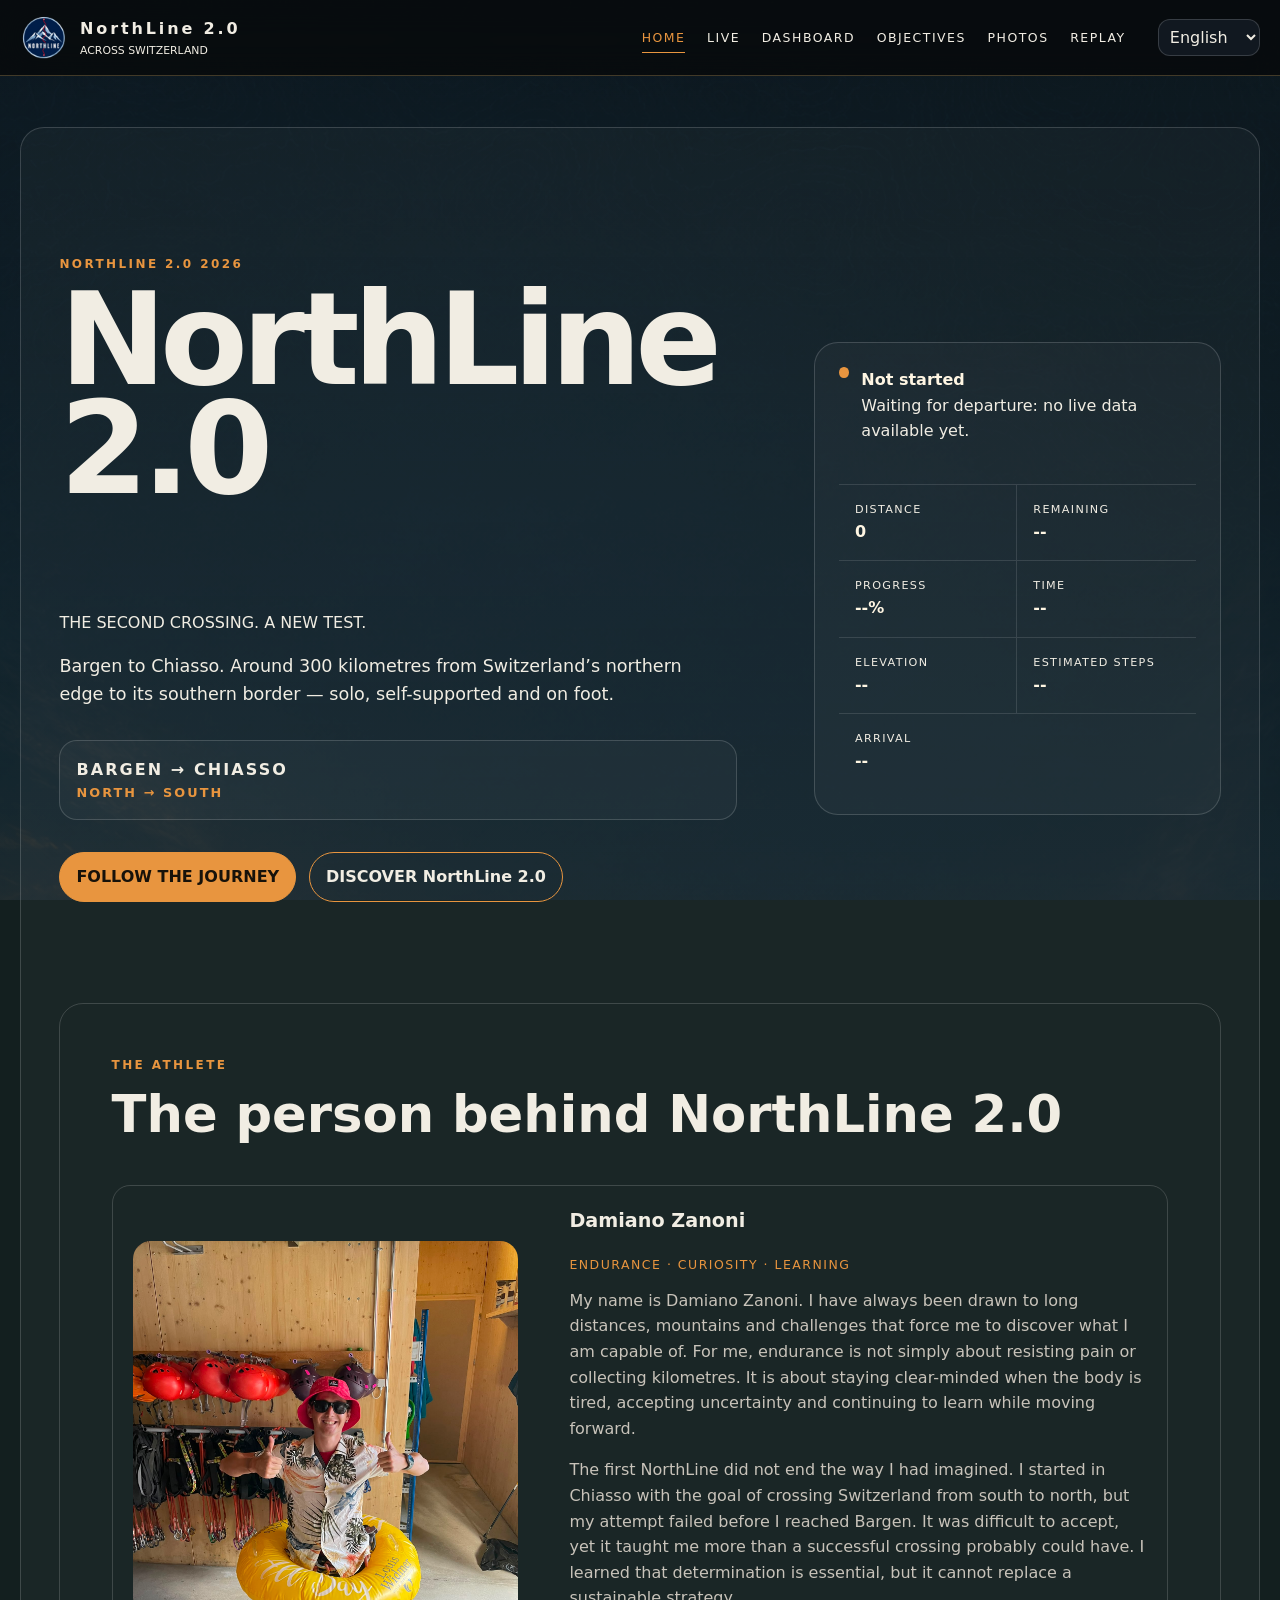
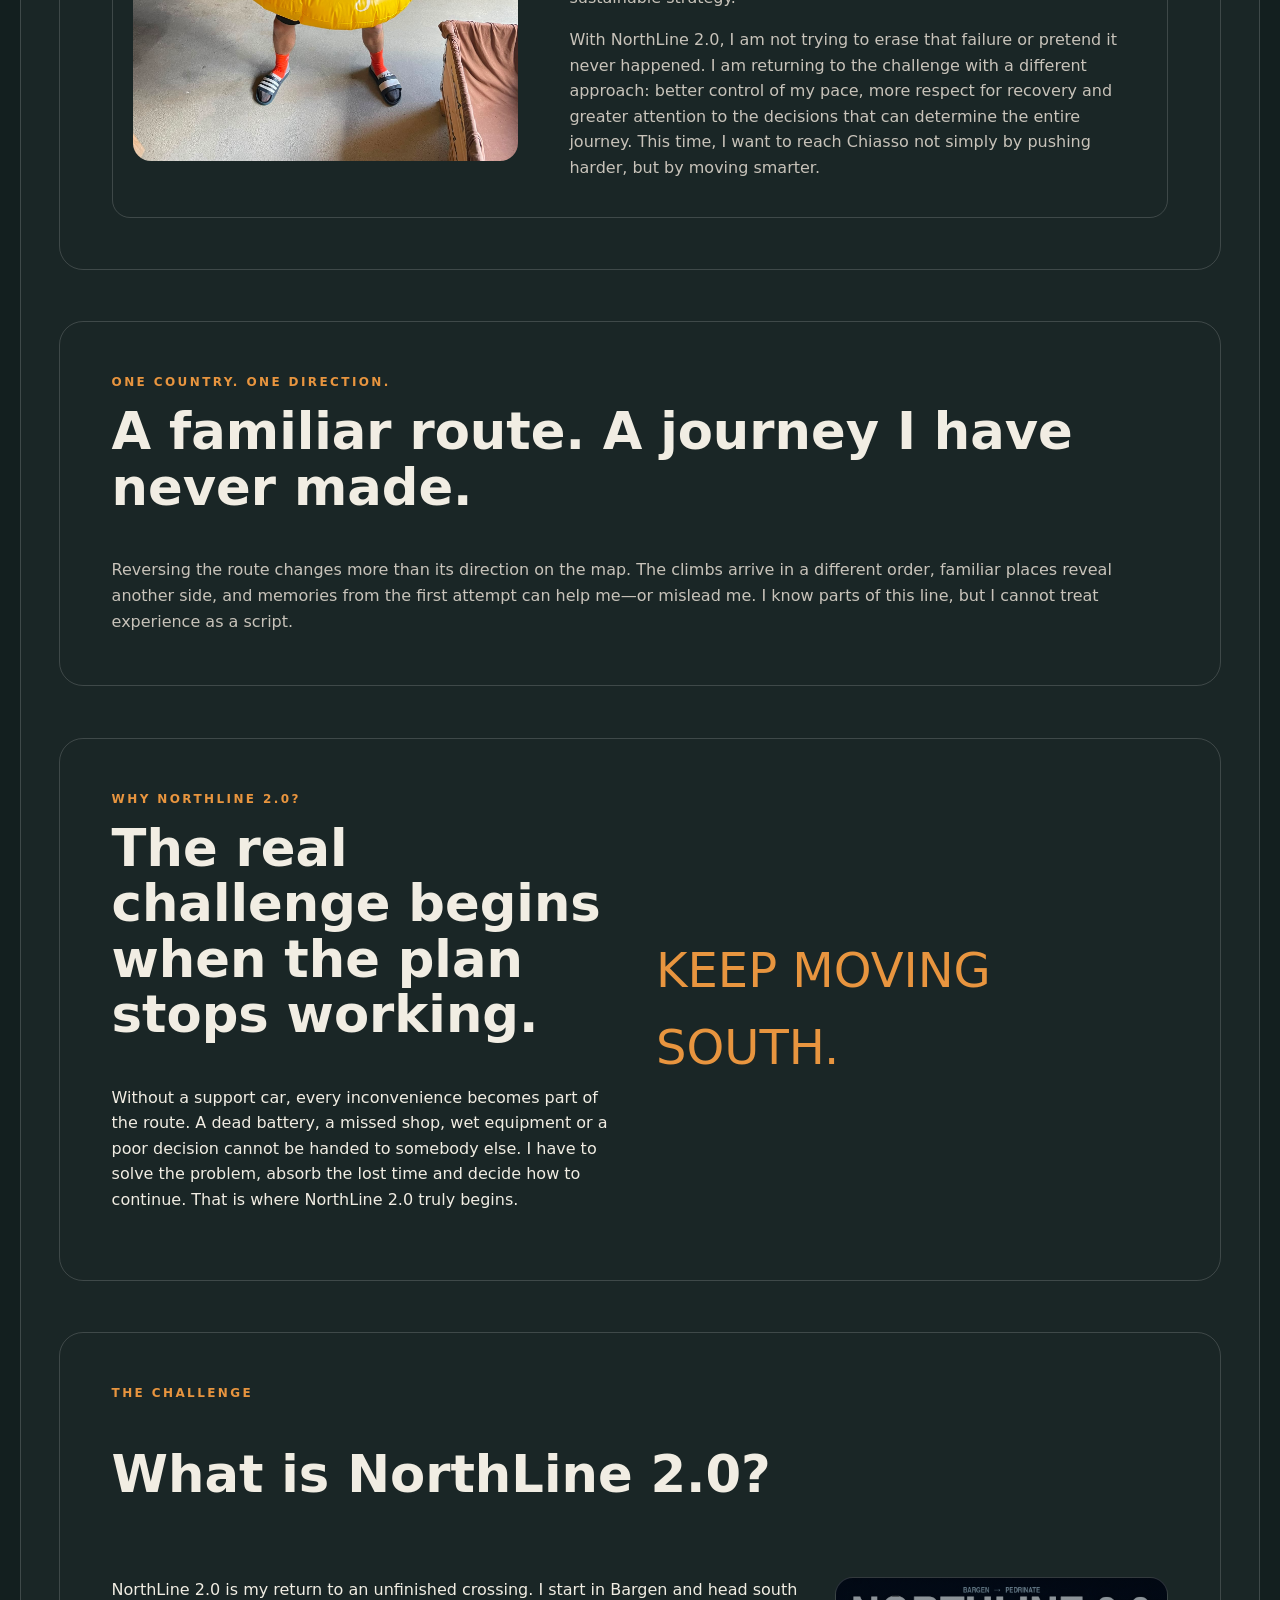
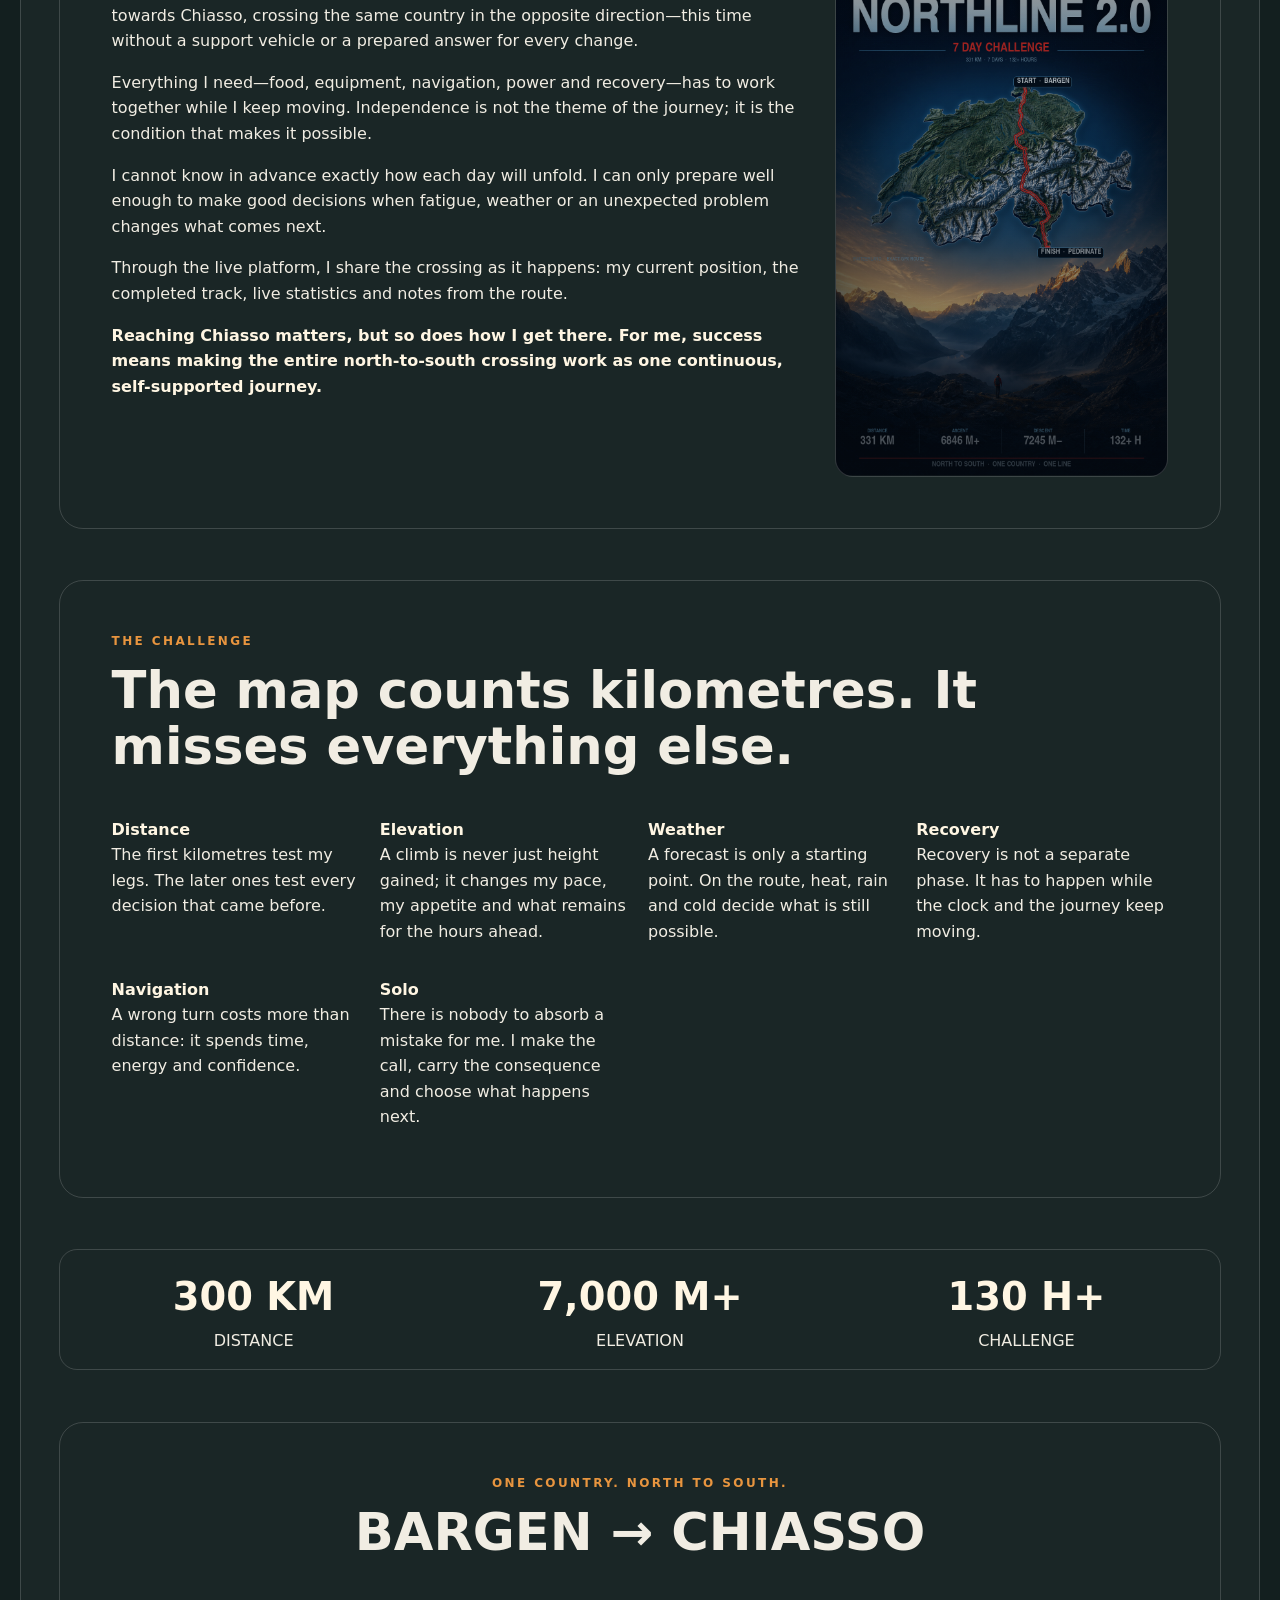
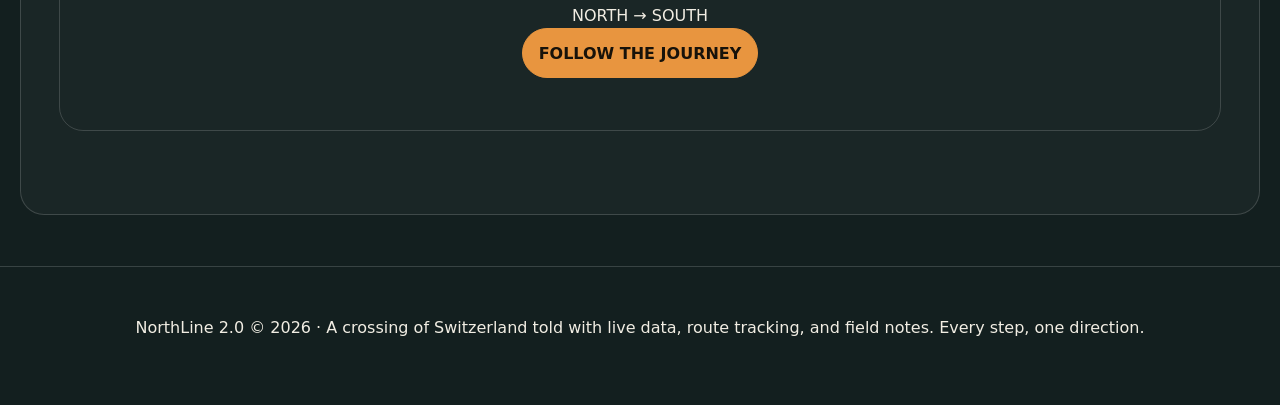
<file: docs/index.html>
<!DOCTYPE html>
<html lang="en">

<head>
    <meta charset="UTF-8">
    <title data-i18n="home.horizonAcrossSwitzerlandOnFoot">NorthLine 2.0 — Across Switzerland on Foot</title>
    <meta name="description" content="NorthLine 2.0 is Damiano's second crossing of Switzerland, this time alone and without a support car." data-i18n-attr='{"content":"meta.homeDescription"}'>
    <meta name="viewport" content="width=device-width, initial-scale=1.0">
    <link rel="canonical" href="https://damzan06.github.io/northline/">
    <meta property="og:url" content="https://damzan06.github.io/northline/">
    <meta property="og:title" content="NorthLine 2.0 — Across Switzerland on Foot" data-i18n-attr='{"content":"home.horizonAcrossSwitzerlandOnFoot"}'>
    <meta property="og:description" content="Follow the live expedition across Switzerland. Real-time route progress, distance, altitude and expedition status." data-i18n-attr='{"content":"meta.homeSocialDescription"}'>
    <meta property="og:type" content="website">
    <meta property="og:image" content="https://damzan06.github.io/northline/assets/northline-social-preview.png?v=20260827c">
    <meta property="og:image:secure_url" content="https://damzan06.github.io/northline/assets/northline-social-preview.png?v=20260827c">
    <meta property="og:image:type" content="image/png">
    <meta property="og:image:width" content="1254">
    <meta property="og:image:height" content="1254">
    <meta name="twitter:card" content="summary_large_image">
    <meta name="twitter:title" content="NorthLine 2.0 — Across Switzerland on Foot" data-i18n-attr='{"content":"home.horizonAcrossSwitzerlandOnFoot"}'>
    <meta name="twitter:description" content="Follow the live expedition across Switzerland. Real-time route progress, distance, altitude and expedition status." data-i18n-attr='{"content":"meta.homeSocialDescription"}'>
    <meta name="twitter:image" content="https://damzan06.github.io/northline/assets/northline-social-preview.png?v=20260827c">
    <link rel="stylesheet" href="css/tokens.css?v=20260828d">
    <link rel="stylesheet" href="css/global.css?v=20260828q">
    <link rel="stylesheet" href="css/home.css?v=20260828c">
    <link rel="icon" type="image/png" sizes="32x32" href="assets/logo_northline_homepage.png?v=20260826a">
    <link rel="icon" type="image/png" href="assets/logo_northline_homepage.png?v=20260826a">
    <link rel="apple-touch-icon" href="assets/logo_northline_homepage.png?v=20260827a">
</head>

<body data-page="home">
<a class="skip-link" href="#main" data-i18n="common.skipToMainContent">Skip to main content</a>
<div class="mobile-nav-overlay" aria-hidden="true" hidden></div>
<header class="topbar">
    <a href="index.html" class="brand" aria-label="NorthLine 2.0 home" data-i18n-attr='{"aria-label":"common.horizonHome"}'>
        <img src="assets/logo_northline_homepage.png?v=20260826a" alt="NorthLine 2.0 logo" class="brand-icon" data-i18n-attr='{"alt":"common.horizonLogo"}'>
        <div>
            <span class="brand-title" data-i18n="common.projectName">NorthLine 2.0</span>
            <span class="brand-subtitle" data-i18n="common.acrossSwitzerland">Across Switzerland</span>
        </div>
    </a>
    <button class="topbar-menu-toggle" type="button" aria-label="Open menu" aria-expanded="false" aria-controls="mainNav" data-i18n-attr='{"aria-label":"common.openMenu"}'>
        ☰
    </button>
    <nav class="main-nav" id="mainNav" aria-label="Main navigation" data-i18n-attr='{"aria-label":"common.mainNavigation"}'>
        <a href="index.html" aria-current="page" data-i18n="common.home">Home</a>
        <a href="live.html" data-i18n="common.live">Live</a>
        <a href="project.html" data-i18n="common.project">Project</a>
        <a href="gallery.html" data-i18n="common.journey">Journey</a>
        <a href="replay.html" data-i18n="common.replay">Replay</a>
        <div class="lang-switcher lang-switcher-mobile" aria-label="Language selector" data-i18n-attr='{"aria-label":"common.languageSelector"}'>
            <label class="lang-switcher-label" for="langSwitcherMobile" data-i18n="common.language">Language</label>
            <select id="langSwitcherMobile" class="lang-switcher-select" aria-label="Language" data-i18n-attr='{"aria-label":"common.language"}'>
                <option value="en">English</option>
                <option value="it">Italiano</option>
                <option value="de">Deutsch</option>
                <option value="fr">Français</option>
            </select>
        </div>
    </nav>
    <div class="lang-switcher lang-switcher-desktop" aria-label="Language selector" data-i18n-attr='{"aria-label":"common.languageSelector"}'>
        <label class="lang-switcher-label" for="langSwitcherDesktop" data-i18n="common.language">Language</label>
        <select id="langSwitcherDesktop" class="lang-switcher-select" aria-label="Language" data-i18n-attr='{"aria-label":"common.language"}'>
            <option value="en">English</option>
            <option value="it">Italiano</option>
            <option value="de">Deutsch</option>
            <option value="fr">Français</option>
        </select>
    </div>
</header>
    <main id="main" class="page page-home">
        <div class="home-shell">
        <section class="horizon-hero">
            <section id="homeCountdown" class="countdown-card countdown-top" aria-live="polite" aria-labelledby="countdownTitle" hidden>
                <p class="countdown-eyebrow" data-i18n="home.horizon2026">NorthLine 2.0 · 2026</p>
                <p class="countdown-start-label" id="countdownTitle" data-i18n="common.start">START</p>
                <p class="countdown-start-date" id="countdownStartDate"></p>
                <div class="countdown-grid">
                    <article><span data-i18n="home.days">Days</span><strong id="countdownDays">--</strong></article>
                    <article><span data-i18n="home.hours">Hours</span><strong id="countdownHours">--</strong></article>
                    <article><span data-i18n="home.minutes">Minutes</span><strong id="countdownMinutes">--</strong></article>
                    <article><span data-i18n="home.seconds">Seconds</span><strong id="countdownSeconds">--</strong></article>
                </div>
                <p id="countdownMessage" class="countdown-message" data-i18n="home.calculatingRemainingTime">Calculating remaining time...</p>
            </section>
            <div class="hero-copy">
                <p class="eyebrow" data-i18n="home.horizon2026">NorthLine 2.0 · 2026</p>
                <h1 data-i18n="common.projectName">NorthLine 2.0</h1>
                <p class="hero-subtitle" data-i18n="home.crossingSwitzerlandOneStepAtATime">CROSSING SWITZERLAND. ONE STEP AT A TIME.</p>
                <p class="hero-description" data-i18n="home.fromPizChavalatschInTheEastToChancy">
                    From Bargen in the north to Chiasso in the south. Around 300 kilometres across Switzerland, alone and without a support car.
                </p>
                <div class="direction-block">
                    <div class="direction-main" data-i18n="home.pizChavalatschChancy">BARGEN → CHIASSO</div>
                    <div class="direction-label" data-i18n="home.eastWest">NORTH → SOUTH</div>
                </div>
                <div class="hero-actions">
                    <a href="live.html" class="button primary" data-i18n="home.followTheJourney">FOLLOW THE JOURNEY</a>
                    <a href="project.html" class="button ghost" data-i18n="home.discoverHorizon">DISCOVER NorthLine 2.0</a>
                </div>
            </div>

            <aside class="hero-panel">
                <div class="hero-status">
                    <span id="homeStatusDot" class="status-dot status-not-started"></span>
                    <div>
                        <strong id="homeStatusLabel" data-i18n="common.notStarted">Not started</strong>
                        <p id="homeStatusText" data-i18n="home.waitingForDepartureNoLiveDataAvailableYet">Waiting for departure: no live data available yet.</p>
                    </div>
                </div>
                <div class="hero-stats-grid">
                    <article>
                        <span data-i18n="common.distance2">distance</span>
                        <strong id="homeDistance">0</strong>
                    </article>
                    <article>
                        <span data-i18n="common.remaining2">remaining</span>
                        <strong id="homeRemaining">--</strong>
                    </article>
                    <article>
                        <span data-i18n="common.progress2">progress</span>
                        <strong id="homeCompletion">--%</strong>
                    </article>
                    <article>
                        <span data-i18n="common.time2">time</span>
                        <strong id="homeTime">--</strong>
                    </article>
                    <article>
                        <span data-i18n="common.elevation2">elevation</span>
                        <strong id="homeGain">--</strong>
                    </article>
                    <article>
                        <span data-i18n="home.estimatedSteps">estimated steps</span>
                        <strong id="homeSteps">--</strong>
                    </article>
                    <article class="hero-stat-wide">
                        <span id="homeEtaLabel" data-i18n="common.arrival2">arrival</span>
                        <strong id="homeEta">--</strong>
                    </article>
                </div>
            </aside>
        </section>

        <section class="story-block team-block">
            <p class="eyebrow" data-i18n="home.thePeople">THE ATHLETE</p>
            <h2 data-i18n="home.theTwoPeopleBehindHorizon">The person behind NorthLine 2.0</h2>
            <div class="people-grid">
                <article class="person-card">
                    <figure class="person-portrait"><img src="assets/people/DamZan.jpg" alt="Damiano Zanoni"></figure>
                    <div class="person-copy">
                        <h3>Damiano Zanoni</h3>
                        <p class="person-role" data-i18n="home.enduranceMountainsAlwaysFurther">ENDURANCE · CURIOSITY · LEARNING</p>
                        <p data-i18n="home.forDamianoHorizonIsTheNextStepIn">My name is Damiano Zanoni. I have always been drawn to long distances, mountains and challenges that force me to discover what I am capable of. For me, endurance is not simply about resisting pain or collecting kilometres. It is about staying clear-minded when the body is tired, accepting uncertainty and continuing to learn while moving forward.</p>
                        <p data-i18n="home.northLine2BeginsWithThoseLessons">The first NorthLine did not end the way I had imagined. I started in Chiasso with the goal of crossing Switzerland from south to north, but my attempt failed before I reached Bargen. It was difficult to accept, yet it taught me more than a successful crossing probably could have. I learned that determination is essential, but it cannot replace a sustainable strategy.</p>
                        <p data-i18n="home.northLine2DifferentApproach">With NorthLine 2.0, I am not trying to erase that failure or pretend it never happened. I am returning to the challenge with a different approach: better control of my pace, more respect for recovery and greater attention to the decisions that can determine the entire journey. This time, I want to reach Chiasso not simply by pushing harder, but by moving smarter.</p>
                    </div>
                </article>

            </div>
        </section>

        <section class="story-block intro-block">
            <p class="eyebrow" data-i18n="home.oneCountryOneDirection">ONE COUNTRY. ONE DIRECTION.</p>
            <h2 data-i18n="home.horizonIsATwoPersonLongDistanceCrossing">A familiar route. A journey I have never made.</h2>
            <p class="intro-copy" data-i18n="home.theJourneyBeginsAtPizChavalatschAtThe">Reversing the route changes more than its direction on the map. The climbs arrive in a different order, familiar places reveal another side, and memories from the first attempt can help me—or mislead me. I know parts of this line, but I cannot treat experience as a script.</p>
        </section>

        <section class="story-block split-block">
            <div>
                <p class="eyebrow" data-i18n="home.whyHorizon">WHY NorthLine 2.0?</p>
                <h2 data-i18n="home.theHorizonIsAlwaysAhead">The real challenge begins when the plan stops working.</h2>
                <p data-i18n="home.weNeverReachItByStaringAtIt">Without a support car, every inconvenience becomes part of the route. A dead battery, a missed shop, wet equipment or a poor decision cannot be handed to somebody else. I have to solve the problem, absorb the lost time and decide how to continue. That is where NorthLine 2.0 truly begins.</p>
            </div>
            <div class="quote-card">
                <span data-i18n="common.keepMovingWest">KEEP MOVING SOUTH.</span>
            </div>
        </section>

        <section class="story-block editorial-block">
            <p class="eyebrow" data-i18n="home.theChallenge">THE CHALLENGE</p>
            <h2 data-i18n="home.whatIsHorizon">What is NorthLine 2.0?</h2>
            <div class="editorial-copy">
                <p data-i18n="home.horizonIsAnExtremeLongDistanceJourneyAcross">NorthLine 2.0 is my return to an unfinished crossing. I start in Bargen and head south towards Chiasso, crossing the same country in the opposite direction—this time without a support vehicle or a prepared answer for every change.</p>
                <p data-i18n="home.theExpeditionIsContinuousHumanPoweredAndShared">Everything I need—food, equipment, navigation, power and recovery—has to work together while I keep moving. Independence is not the theme of the journey; it is the condition that makes it possible.</p>
                <p data-i18n="home.weatherFatigueAndUnexpectedSetbacks">I cannot know in advance exactly how each day will unfold. I can only prepare well enough to make good decisions when fatigue, weather or an unexpected problem changes what comes next.</p>
                <p data-i18n="home.horizonExistsToBeFollowedInRealTime">Through the live platform, I share the crossing as it happens: my current position, the completed track, live statistics and notes from the route.</p>
                <p><strong data-i18n="home.selfSufficientJourneyGoal">Reaching Chiasso matters, but so does how I get there. For me, success means making the entire north-to-south crossing work as one continuous, self-supported journey.</strong></p>
            </div>
            <div class="editorial-image" role="img" aria-label="Mountain landscape along the Horizon route" data-i18n-attr='{"aria-label":"home.mountainLandscapeAlongTheHorizonRoute"}'></div>
        </section>

        <section class="story-block challenge-factors-block">
            <p class="eyebrow" data-i18n="home.theChallenge">THE CHALLENGE</p>
            <h2 data-i18n="home.theChallengeIsNotJustTheDistance">The map counts kilometres. It misses everything else.</h2>
            <div class="factors-grid">
                <article>
                    <strong data-i18n="common.distance">Distance</strong>
                    <p data-i18n="home.theBodyMustContinueAbsorbingKilometresDayAfter">The first kilometres test my legs. The later ones test every decision that came before.</p>
                </article>
                <article>
                    <strong data-i18n="common.elevation">Elevation</strong>
                    <p data-i18n="home.distanceAloneDoesNotDescribeThePhysicalCost">A climb is never just height gained; it changes my pace, my appetite and what remains for the hours ahead.</p>
                </article>
                <article>
                    <strong data-i18n="home.weather">Weather</strong>
                    <p data-i18n="home.heatRainColdAndChangingAlpineConditionsCan">A forecast is only a starting point. On the route, heat, rain and cold decide what is still possible.</p>
                </article>
                <article>
                    <strong data-i18n="home.recovery">Recovery</strong>
                    <p data-i18n="home.everyDayBeginsWithWhatRemainsFromThe">Recovery is not a separate phase. It has to happen while the clock and the journey keep moving.</p>
                </article>
                <article>
                    <strong data-i18n="common.navigation">Navigation</strong>
                    <p data-i18n="home.theRouteDemandsConstantAttentionDecisionsAndAdaptation">A wrong turn costs more than distance: it spends time, energy and confidence.</p>
                </article>
                <article>
                    <strong data-i18n="common.twoPeople">Solo</strong>
                    <p data-i18n="home.paceDecisionsAndDifficultMomentsAreSharedThroughout">There is nobody to absorb a mistake for me. I make the call, carry the consequence and choose what happens next.</p>
                </article>
            </div>
        </section>

        <section class="stat-strip" aria-label="Challenge overview" data-i18n-attr='{"aria-label":"home.challengeOverview"}'>
            <article>
                <strong data-i18n="home.value500Km">300 KM</strong>
                <span data-i18n="home.distance">DISTANCE</span>
            </article>
            <article>
                <strong data-i18n="home.value10000M">7,000 M+</strong>
                <span data-i18n="home.elevation">ELEVATION</span>
            </article>
            <article>
                <strong data-i18n="home.value200H">200 H+</strong>
                <span data-i18n="home.challenge">CHALLENGE</span>
            </article>
        </section>

        <section class="final-cta">
            <p class="eyebrow" data-i18n="home.untilTheHorizon">UNTIL THE NorthLine 2.0.</p>
            <h2 data-i18n="home.pizChavalatschChancy">BARGEN → CHIASSO</h2>
            <div class="final-cta-direction" data-i18n="home.eastWest">NORTH → SOUTH</div>
            <a href="live.html" class="button primary" data-i18n="home.followTheJourney">FOLLOW THE JOURNEY</a>
        </section>
        </div>
    </main>
    <footer class="site-footer">
        <p data-i18n="home.horizon2026ACrossingOfSwitzerlandToldWith">
            NorthLine 2.0 © 2026 · A crossing of Switzerland told with live data, route tracking, and field notes. Every step, one direction.
        </p>
        <p class="visitor-count" id="visitorCount" hidden aria-live="polite">
            <span class="visitor-count-dot" aria-hidden="true"></span>
            <span data-i18n="common.visits">Visits</span>
            <strong id="visitorCountValue">0</strong>
        </p>
    </footer>
    <script src="js/config.js?v=20260828g"></script>
    <script src="js/i18n.js?v=20260828l"></script>
    <script src="js/locales/en.js?v=20260828q"></script>
    <script src="js/locales/it.js?v=20260828q"></script>
    <script src="js/locales/de.js?v=20260828q"></script>
    <script src="js/locales/fr.js?v=20260828q"></script>
    <script src="js/ui/navigation.js?v=20260828k"></script>
    <script src="js/status.js?v=20260828k"></script>
    <script src="js/firebase.js?v=20260828d"></script>
    <script src="js/stats.js?v=20260828b"></script>
    <script src="js/route.js?v=20260828a"></script>
    <script src="js/expedition.js?v=20260828f"></script>
    <script src="js/app.js?v=20260828k"></script>
    <script src="js/pages/home.js?v=20260828k"></script>
    <script src="js/visitor-counter.js?v=20260829a"></script>
</body>
</html>
</file>
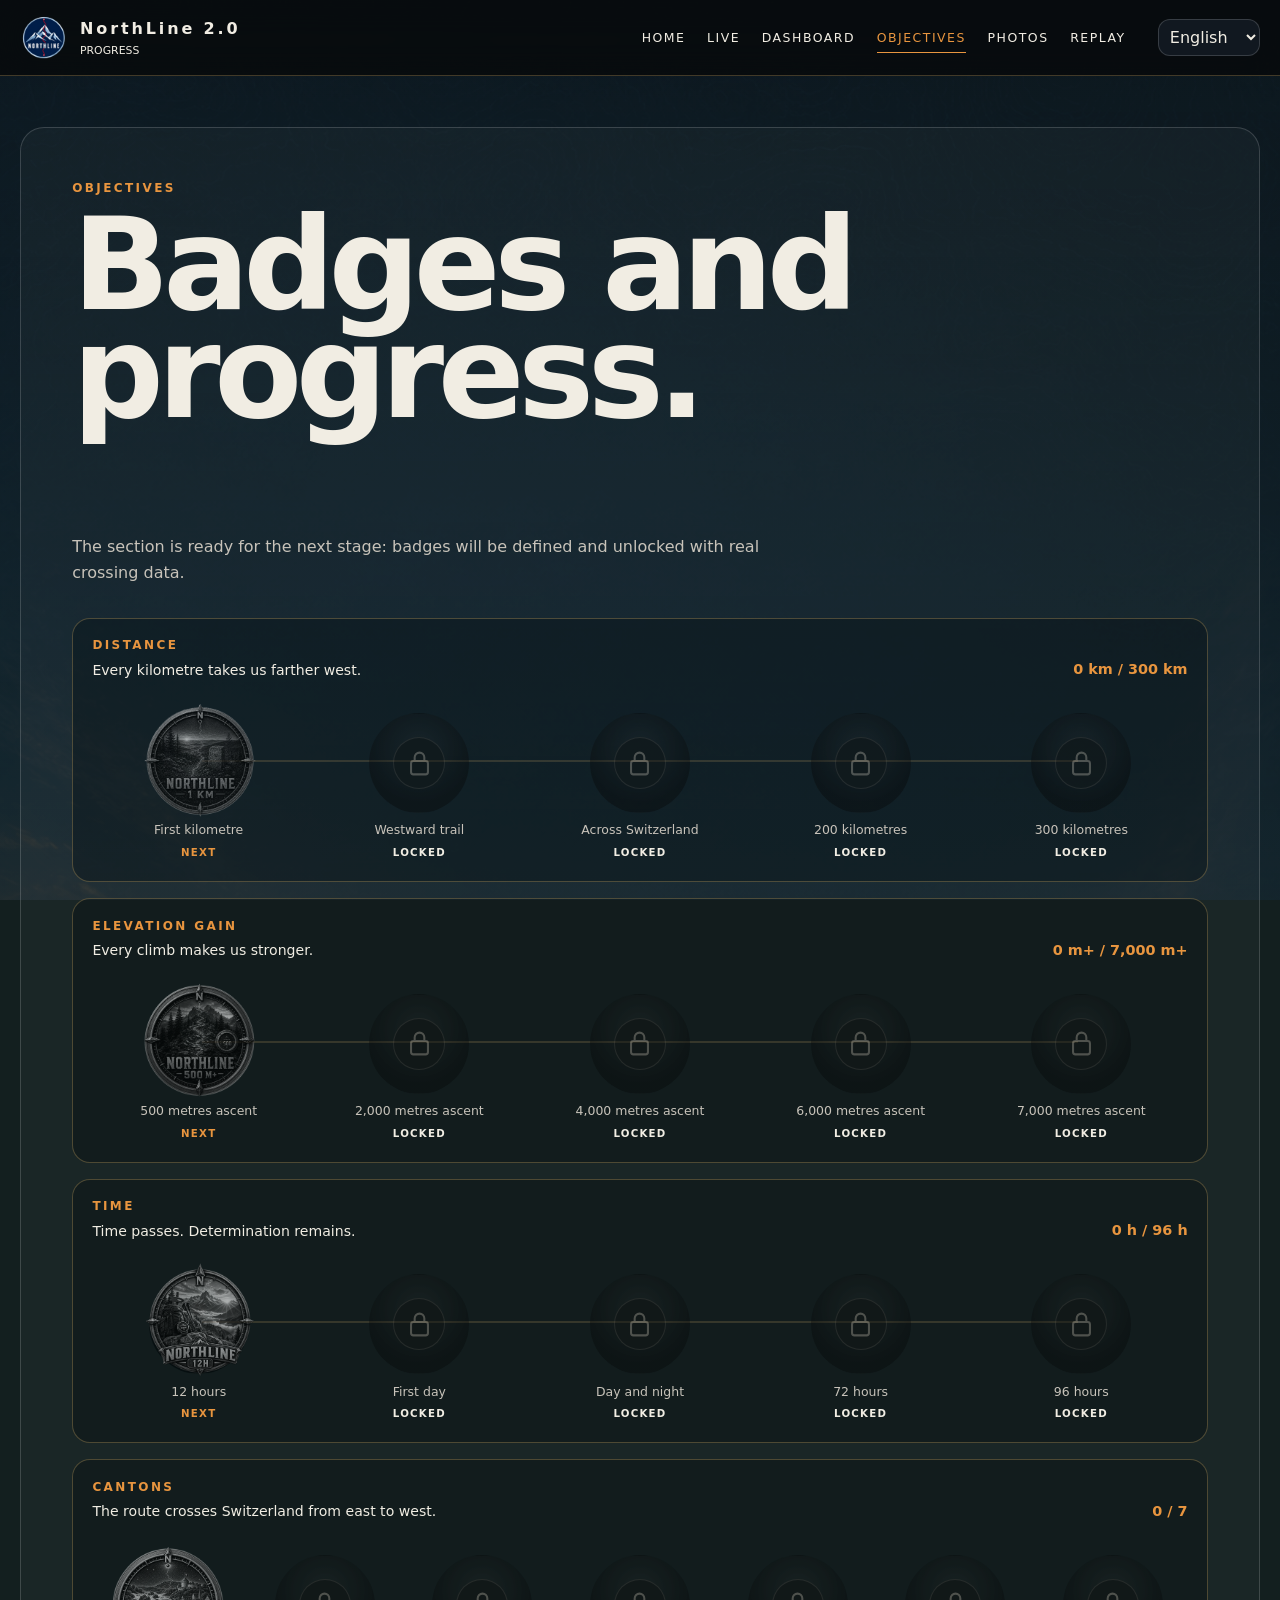
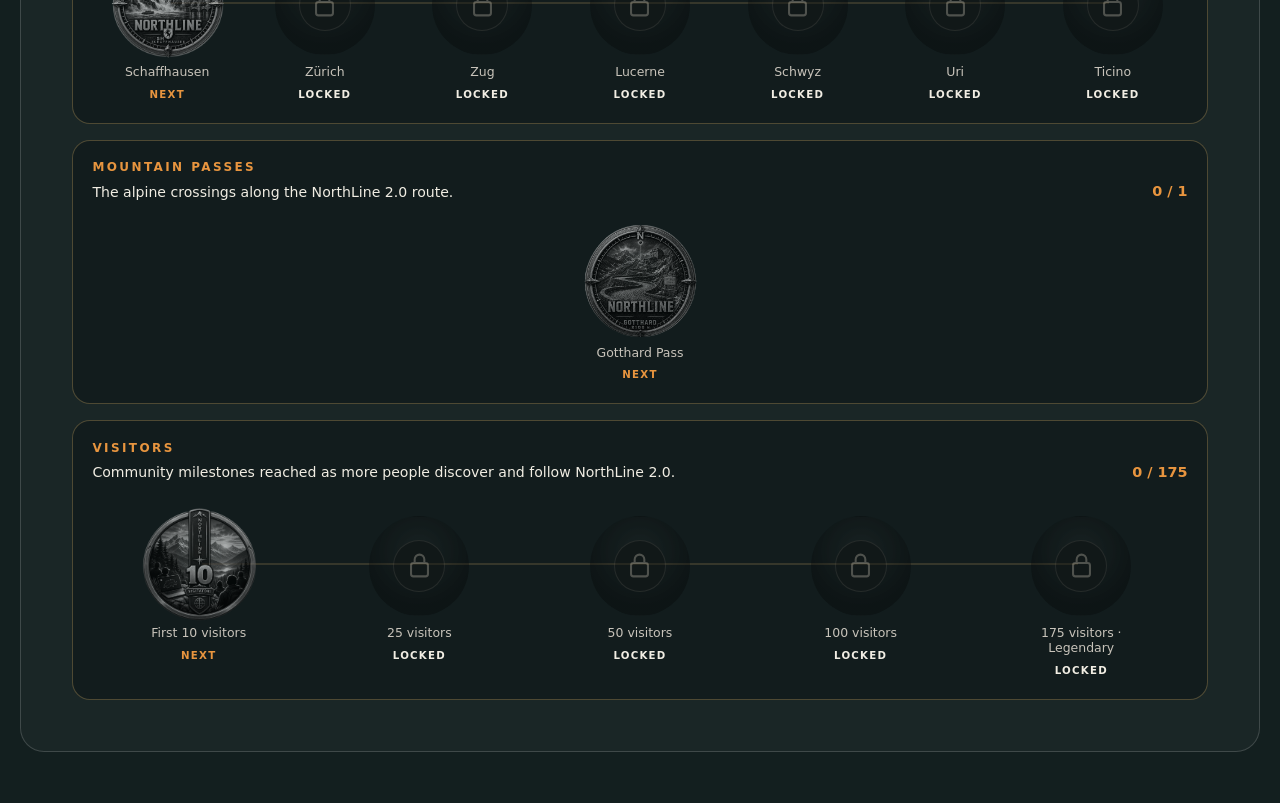
<file: docs/progress.html>
<!DOCTYPE html>
<html lang="en">
<head>
    <meta charset="UTF-8">
    <title data-i18n="progress.horizonProgress">NorthLine 2.0 — Progress</title>
    <meta name="description" content="Progress tracking for NorthLine 2.0: badges and milestones unlocked during the crossing." data-i18n-attr='{"content":"meta.progressDescription"}'>
    <meta name="viewport" content="width=device-width, initial-scale=1.0">
    <meta property="og:image" content="https://damzan06.github.io/northline/assets/northline-social-preview.png?v=20260827a"><meta property="og:image:secure_url" content="https://damzan06.github.io/northline/assets/northline-social-preview.png?v=20260827a"><meta name="twitter:card" content="summary_large_image"><meta name="twitter:image" content="https://damzan06.github.io/northline/assets/northline-social-preview.png?v=20260827a">
    <link rel="stylesheet" href="css/tokens.css?v=20260828d">
    <link rel="stylesheet" href="css/global.css?v=20260828q">
    <link rel="stylesheet" href="css/progress-badges-overflow.css?v=20260830b">
    <link rel="icon" type="image/png" sizes="32x32" href="assets/logo_northline_homepage.png?v=20260827a">
    <link rel="icon" type="image/png" href="assets/logo_northline_homepage.png?v=20260827a">
    <link rel="apple-touch-icon" href="assets/logo_northline_homepage.png?v=20260827a">
</head>
<body data-page="progress">
    <a href="#main" class="skip-link" data-i18n="common.skipToMainContent">Skip to main content</a>
    <header class="topbar">
        <a href="index.html" class="brand" aria-label="NorthLine 2.0 home" data-i18n-attr='{"aria-label":"common.horizonHome"}'>
            <img src="assets/logo_northline_homepage.png?v=20260827a" alt="NorthLine 2.0 logo" class="brand-icon" data-i18n-attr='{"alt":"common.horizonLogo"}'>
            <div><span class="brand-title" data-i18n="common.projectName">NorthLine 2.0</span><span class="brand-subtitle" data-i18n="common.progress">Progress</span></div>
        </a>
        <nav class="main-nav" aria-label="Main navigation" data-i18n-attr='{"aria-label":"common.mainNavigation"}'>
            <a href="index.html" data-i18n="common.home">Home</a><a href="live.html" data-i18n="common.live">Live</a><a href="project.html" data-i18n="common.project">Project</a><a href="gallery.html" data-i18n="common.journey">Journey</a><a href="replay.html" data-i18n="common.replay">Replay</a><a href="progress.html" aria-current="page" data-i18n="common.progress">Progress</a>
        </nav>
    </header>
    <main id="main" class="page page-progress">
        <section class="section"><div class="section-title"><p class="eyebrow" data-i18n="common.objectives">Objectives</p><h1 data-i18n="progress.badgesAndProgress">Badges and progress.</h1><p data-i18n="progress.theSectionIsReadyForTheNextStage">The section is ready for the next stage: badges will be defined and unlocked with real crossing data.</p></div><div class="badge-grid"></div></section>
        <section id="hiddenProgressSection" class="section hidden-progress-section" hidden><div class="section-title"><h2 class="hidden-progress-title" data-i18n="common.hiddenMilestones">Hidden milestones</h2></div></section>
    </main>
    <script src="js/config.js?v=20260828g"></script><script src="js/achievements.js?v=20260828b"></script><script src="js/i18n.js?v=20260828l"></script><script src="js/locales/en.js?v=20260828m"></script><script src="js/locales/it.js?v=20260828m"></script><script src="js/locales/de.js?v=20260828m"></script><script src="js/locales/fr.js?v=20260828m"></script><script src="js/ui/navigation.js?v=20260828k"></script><script src="js/status.js?v=20260828k"></script><script src="js/firebase.js?v=20260828j"></script><script src="js/stats.js?v=20260828b"></script><script src="js/route.js?v=20260828a"></script><script src="js/expedition.js?v=20260828f"></script><script src="js/pages/progress.js?v=20260830n"></script><script src="js/pages/progress-visitors.js?v=20260830a"></script><script src="js/pages/badge-normalizer.js?v=20260830a"></script><script src="js/app.js?v=20260828k"></script>
</body>
</html>
</file>
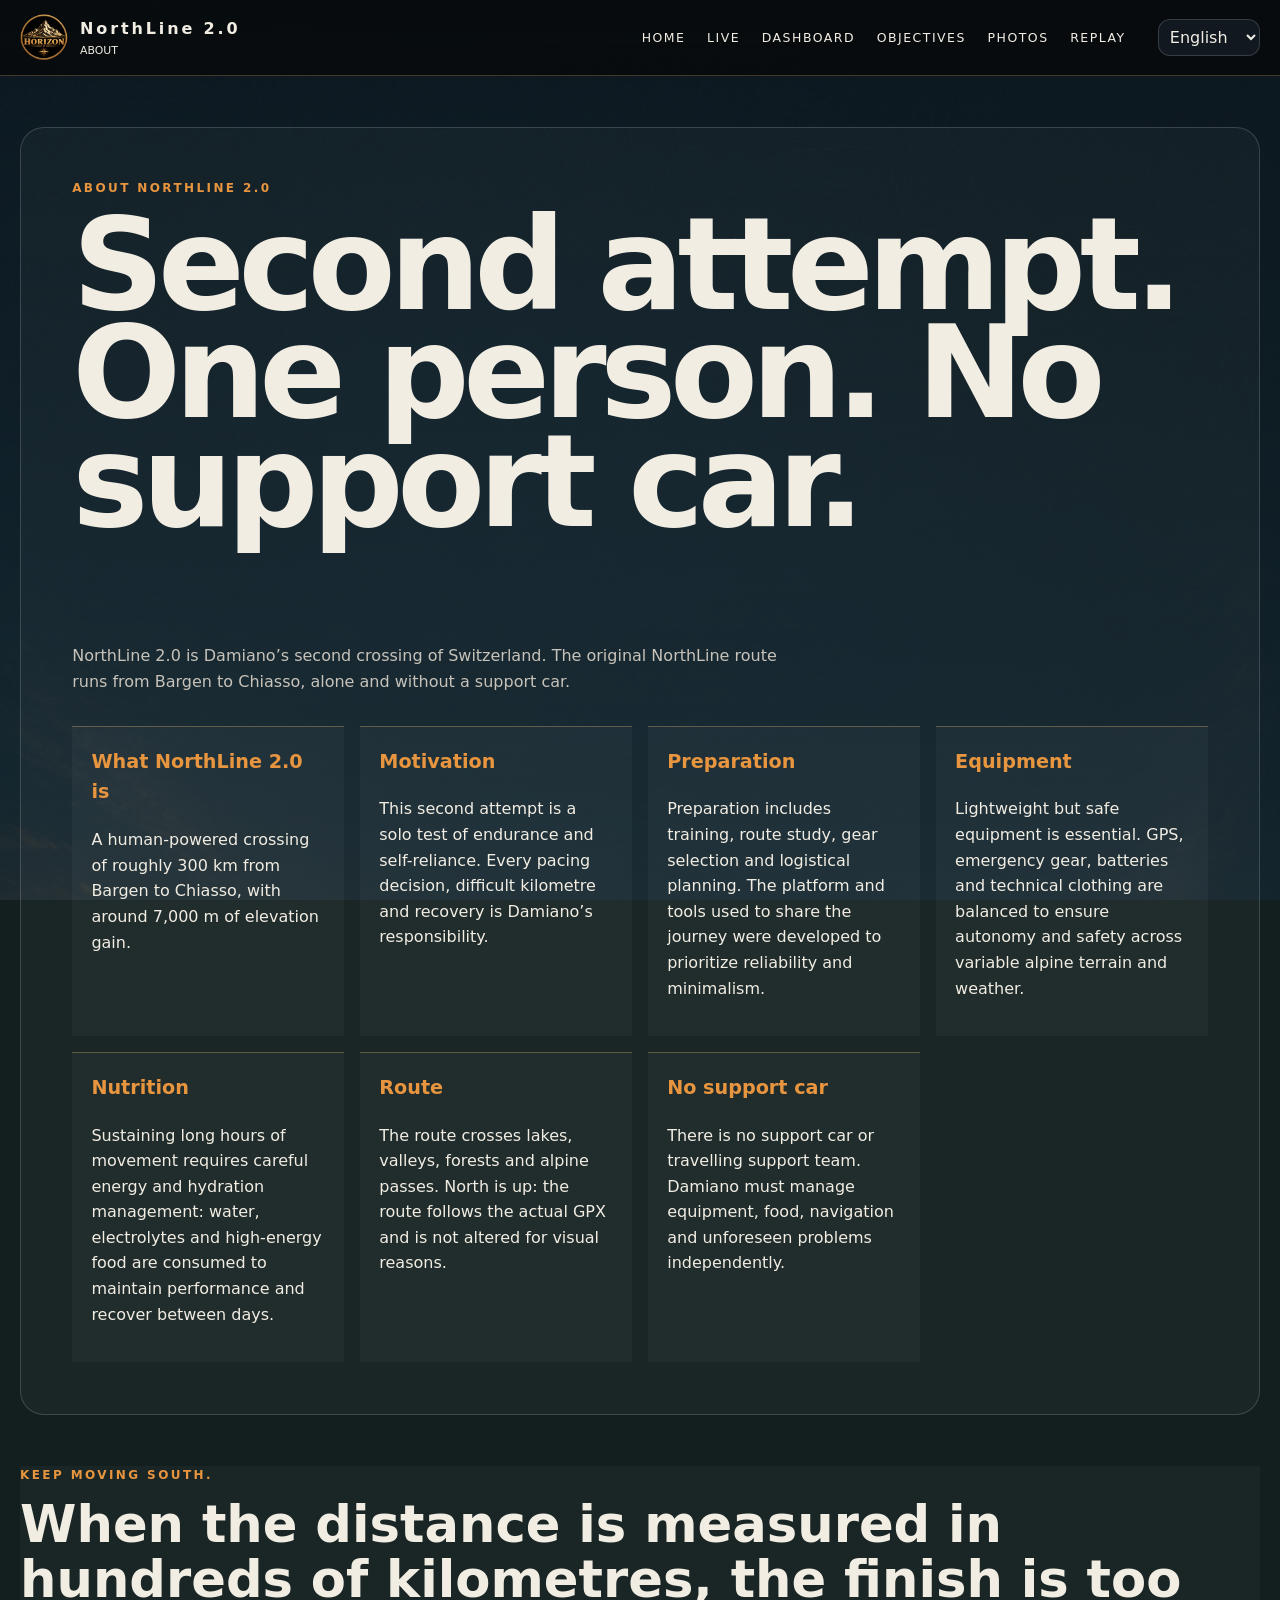
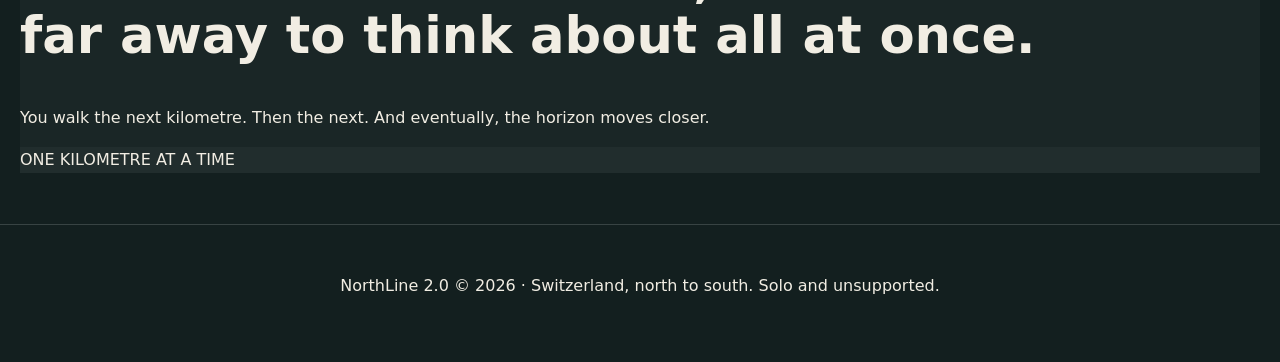
<file: docs/project.html>
<!DOCTYPE html>
<html lang="en">
<head>
    <meta charset="UTF-8">
    <title data-i18n="project.horizonTheChallenge">NorthLine 2.0 — The Challenge</title>
    <meta name="description" content="Learn about the NorthLine 2.0 expedition: the route, the motivations, the preparation, and the challenge of crossing Switzerland on foot." data-i18n-attr='{"content":"meta.projectDescription"}'>
    <meta name="viewport" content="width=device-width, initial-scale=1.0">
    <meta property="og:image" content="https://damzan06.github.io/northline/assets/preview_link_horizon.png?v=20260827a"><meta property="og:image:secure_url" content="https://damzan06.github.io/northline/assets/preview_link_horizon.png?v=20260827a"><meta name="twitter:card" content="summary_large_image"><meta name="twitter:image" content="https://damzan06.github.io/northline/assets/preview_link_horizon.png?v=20260827a">
    <link rel="stylesheet" href="css/tokens.css?v=20260828d">
    <link rel="stylesheet" href="css/global.css?v=20260828q">
    <link rel="icon" type="image/png" sizes="32x32" href="assets/logo_horizon_homepage.png?v=20260827a">
    <link rel="icon" type="image/png" href="assets/logo_horizon_homepage.png?v=20260827a">
    <link rel="apple-touch-icon" href="assets/logo_horizon_homepage.png?v=20260827a">
</head>
<body data-page="project">
    <a href="#main" class="skip-link" data-i18n="common.skipToMainContent">Skip to main content</a>
    <header class="topbar">
        <a href="index.html" class="brand" aria-label="NorthLine 2.0 home" data-i18n-attr='{"aria-label":"common.horizonHome"}'>
            <img src="assets/logo_horizon_homepage.png?v=20260827a" alt="NorthLine 2.0 logo" class="brand-icon" data-i18n-attr='{"alt":"common.horizonLogo"}'>
            <div>
                <span class="brand-title" data-i18n="common.projectName">NorthLine 2.0</span>
                <span class="brand-subtitle" data-i18n="project.about">About</span>
            </div>
        </a>
        <nav class="main-nav" aria-label="Main navigation" data-i18n-attr='{"aria-label":"common.mainNavigation"}'>
            <a href="index.html" data-i18n="common.home">Home</a>
            <a href="live.html" data-i18n="common.live">Live</a>
            <a href="project.html" aria-current="page" data-i18n="common.project">Project</a>
            <a href="gallery.html" data-i18n="common.journey">Journey</a>
            <a href="replay.html" data-i18n="common.replay">Replay</a>
        </nav>
    </header>
    <main id="main" class="page page-project">
        <section class="section" id="about">
            <div class="section-title">
                <p class="eyebrow" data-i18n="project.aboutHorizon">ABOUT NorthLine 2.0</p>
                    <h1 data-i18n="project.twoPeopleOneRouteAcrossSwitzerland">Second attempt. One person. No support car.</h1>
                <p data-i18n="project.horizonIsACompleteCrossingOfSwitzerlandFrom">
                    NorthLine 2.0 is Damiano's second crossing of Switzerland: from Bargen to Chiasso, alone and without a support car.
                </p>
            </div>

            <div class="feature-grid">

                <article>
                    <h3 data-i18n="project.whatHorizonIs">What NorthLine 2.0 is</h3>
                    <p data-i18n="project.horizonIsALongDistanceHumanPoweredCrossing">
                        NorthLine 2.0 is a human-powered crossing of roughly 300 km from north to south, with around 7,000 m of positive elevation gain.
                    </p>
                </article>

                <article>
                    <h3 data-i18n="project.motivation">Motivation</h3>
                    <p data-i18n="project.theProjectIsASharedTestOfEndurance">
                        Having already completed NorthLine once, Damiano returns to the challenge alone. Every pacing decision, difficult kilometre and recovery is now his responsibility.
                    </p>
                </article>

                <article>
                    <h3 data-i18n="project.preparation">Preparation</h3>
                    <p data-i18n="project.preparationIncludesTrainingRouteStudyGearSelectionAnd">
                        Preparation includes training, route study, gear selection and logistical planning. The platform and tools used to share the journey were developed to prioritize reliability and minimalism.
                    </p>
                </article>

                <article>
                    <h3 data-i18n="project.equipment">Equipment</h3>
                    <p data-i18n="project.lightweightButSafeEquipmentIsEssentialGpsEmergency">
                        Lightweight but safe equipment is essential. GPS, emergency gear, batteries and technical clothing are balanced to ensure autonomy and safety across variable alpine terrain and weather.
                    </p>
                </article>

                <article>
                    <h3 data-i18n="project.nutrition">Nutrition</h3>
                    <p data-i18n="project.sustainingLongHoursOfMovementRequiresCarefulEnergy">
                        Sustaining long hours of movement requires careful energy and hydration management: water, electrolytes and high-energy food are consumed to maintain performance and recover between days.
                    </p>
                </article>

                <article id="route">
                    <h3 data-i18n="common.route">Route</h3>
                    <p data-i18n="project.theRouteCrossesLakesValleysForestsAndAlpine">
                        The route crosses lakes, valleys, forests and alpine passes. North is up: the route follows the actual GPX and is not altered for visual reasons.
                    </p>
                </article>

                <article>
                    <h3 data-i18n="project.support">No support car</h3>
                    <p data-i18n="project.theJourneyIncludesLogisticalSupportWhenNeededThe">
                        There will be no support car or travelling support team. Equipment, food, navigation and unforeseen problems must be managed independently throughout the route.
                    </p>
                </article>

            </div>
        </section>

        <section class="split-block">
            <div>
                <p class="eyebrow" data-i18n="common.keepMovingWest">KEEP MOVING NORTH.</p>
                <h2 data-i18n="project.whenTheDistanceIsMeasuredInHundredsOf">When the distance is measured in hundreds of kilometres, the finish is too far away to think about all at once.</h2>
                <p data-i18n="project.youWalkTheNextKilometreThenTheNext">You walk the next kilometre. Then the next. And eventually, the horizon moves closer.</p>
            </div>
            <div class="quote-card" data-i18n="project.oneKilometreAtATime">ONE KILOMETRE AT A TIME</div>
        </section>
    </main>
    <footer class="site-footer">
        <p data-i18n="common.horizon2026AcrossSwitzerlandEastToWest">NorthLine 2.0 © 2026 · Switzerland, north to south. Solo and unsupported.</p>
    </footer>
    <script src="js/config.js?v=20260828g"></script>
    <script src="js/i18n.js?v=20260828l"></script>
    <script src="js/locales/en.js?v=20260828m"></script>
    <script src="js/locales/it.js?v=20260828m"></script>
    <script src="js/locales/de.js?v=20260828m"></script>
    <script src="js/locales/fr.js?v=20260828m"></script>
    <script src="js/ui/navigation.js?v=20260828k"></script>
    <script src="js/status.js?v=20260828k"></script>
    <script src="js/app.js?v=20260828k"></script>
</body>
</html>
</file>
<file: docs/css/tokens.css>
:root {
  --color-bg: #131f1f;
  --color-bg-strong: #1a2725;
  --color-surface: #1e2b29;
  --color-surface-2: #263936;
  --color-text: #f1ede3;
  --color-text-muted: #a9aea6;
  --color-text-soft: #c8c3ba;
  --color-accent: #e8953f;
  --color-accent-soft: #d9b36c;
  --color-accent-secondary: #6f9ead;
  --route-start: #318fbd;
  --route-finish: #f06432;
  --color-border: rgba(255,255,255,0.16);
  --color-success: #67d89e;
  --color-warning: #f3c96b;
  --color-danger: #f77f7f;
  --radius-sm: 12px;
  --radius-md: 18px;
  --radius-lg: 24px;
  --shadow-soft: 0 12px 32px rgba(0,0,0,0.25);
  --max-width: 1280px;
  --content-wide: 1280px;
  --navbar-height: 76px;
  --navbar-padding-x: 1.25rem;
  --navbar-logo-size: 48px;
  --navbar-brand-size: 16px;
  --navbar-link-size: 12.48px;
  --font-sans: Inter, ui-sans-serif, system-ui, -apple-system, "Segoe UI", sans-serif;
  --space-xs: 8px;
  --space-sm: 12px;
  --space-md: 16px;
  --space-lg: 24px;
  --space-xl: 32px;
  --space-2xl: 48px;
  --bg: var(--color-bg);
  --bg-strong: var(--color-bg-strong);
  --surface: var(--color-surface);
  --surface-strong: var(--color-surface-2);
  --text: var(--color-text);
  --muted: var(--color-text-muted);
  --muted-strong: var(--color-text-soft);
  --accent: var(--color-accent);
  --accent-soft: var(--color-accent-soft);
  --accent-cold: var(--color-accent-secondary);
  --border: var(--color-border);
  --radius: var(--radius-md);
  --shadow: var(--shadow-soft);
}
</file>
<file: docs/css/global.css>
:root {
    color-scheme: dark;
}


/* =========================
   GLOBAL RESET
   ========================= */

* {
    box-sizing: border-box;
}

html {
    scroll-behavior: smooth;
}

body {
    margin: 0;
    background: var(--color-bg);
    color: var(--color-text);
    font-family: var(--font-sans);
    line-height: 1.6;
    overflow-x: hidden;
}

img,
svg {
    display: block;
    max-width: 100%;
}

a {
    color: inherit;
}

button,
select,
input,
textarea {
    font: inherit;
}

button,
a,
select,
input,
textarea {
    outline-offset: 4px;
}

:focus-visible {
    outline: 2px solid var(--color-accent);
}


/* =========================
   ACCESSIBILITY
   ========================= */

.skip-link {
    position: fixed;
    top: -5rem;
    left: 1rem;
    z-index: 9999;

    padding: 0.7rem 1rem;

    background: var(--color-accent);
    color: #111;
}

.skip-link:focus {
    top: 1rem;
}


/* =========================
   TOPBAR / NAVIGATION
   ========================= */

.topbar {
    position: sticky;
    top: 0;
    z-index: 1000;

    display: flex;
    align-items: center;
    gap: 2rem;

    height: var(--navbar-height);

    padding: 0 max(
        1.25rem,
        calc((100vw - var(--content-wide)) / 2)
    );

    background: rgba(8, 11, 14, 0.92);
    backdrop-filter: blur(16px);

    border-bottom: 1px solid var(--color-border);
}

.brand {
    display: flex;
    align-items: center;
    gap: 0.75rem;

    margin-right: auto;

    text-decoration: none;
}

.brand-icon {
    width: 38px;
    height: 38px;
    object-fit: contain;
}

.brand-title,
.brand-subtitle {
    display: block;
}

.brand-title {
    font-weight: 800;
    letter-spacing: 0.18em;
}

.brand-subtitle {
    color: var(--color-muted);
    font-size: 0.68rem;
    text-transform: uppercase;
}

.main-nav {
    display: flex;
    align-items: center;
    gap: 1.35rem;
}

.main-nav > a {
    color: var(--color-muted);

    font-size: 0.78rem;
    letter-spacing: 0.12em;
    text-transform: uppercase;
    text-decoration: none;
}

.main-nav > a:hover,
.main-nav > a[aria-current="page"] {
    color: var(--color-accent);
}

.main-nav > a {
    background: transparent !important;
    box-shadow: none;
}

.topbar-menu-toggle,
.lang-switcher-mobile {
    display: none;
}

.topbar-menu-toggle svg {
    width: 20px;
    height: 20px;
    fill: currentColor;
}

.runner-popup {
    min-width: 13rem;
}

.runner-popup p {
    margin: 0 0 0.6rem;
    font-weight: 700;
}

.runner-directions-btn {
    display: inline-flex;
    align-items: center;
    min-height: 32px;
    padding: 0.35rem 0.65rem;
    border: 1px solid var(--color-accent);
    border-radius: var(--radius-sm);
    color: #17120a;
    background: var(--color-accent);
    font-size: 0.78rem;
    font-weight: 700;
    text-decoration: none;
}


/* =========================
   LANGUAGE SWITCHER
   ========================= */

.lang-switcher-label {
    position: absolute;

    width: 1px;
    height: 1px;

    overflow: hidden;
}

.lang-switcher-select {
    padding: 0.45rem;

    background: #111820;
    color: var(--color-text);

    border: 1px solid var(--color-border);
    border-radius: var(--radius-sm);
}

.admin-section-stack {
    position: relative;
    display: grid;
    gap: 1.5rem;
}

.admin-toolbar {
    position: absolute;
    top: 1.5rem;
    right: 1.5rem;
    z-index: 10;
    padding: 0;
    background: transparent;
    border: 0;
}

.admin-toolbar .admin-feedback {
    display: none;
}

.admin-toolbar .button {
    background: transparent;
}

.admin-block {
    padding: clamp(1rem, 3vw, 1.75rem);
}

.admin-block > .section-title {
    margin-bottom: 1.25rem;
}

.admin-collapsible {
    padding: 0;
    overflow: hidden;
}

.admin-collapsible summary {
    display: flex;
    align-items: center;
    justify-content: space-between;
    gap: 1rem;
    padding: 1.15rem 1.25rem;
    color: var(--color-text);
    cursor: pointer;
    list-style: none;
}

.admin-collapsible summary::-webkit-details-marker {
    display: none;
}

.admin-collapsible summary::after {
    content: '+';
    flex: 0 0 auto;
    color: var(--color-accent);
    font-size: 1.4rem;
}

.admin-collapsible[open] summary::after {
    content: '-';
}

.admin-collapsible summary span {
    font-weight: 800;
}

.admin-collapsible summary small {
    margin-left: auto;
    color: var(--color-muted);
    text-align: right;
}

.admin-collapsible-content {
    padding: 0 1.25rem 1.25rem;
    border-top: 1px solid var(--color-border);
}

@media (max-width: 560px) {
    .admin-collapsible summary {
        align-items: flex-start;
        flex-wrap: wrap;
    }

    .admin-collapsible summary small {
        flex-basis: calc(100% - 1.5rem);
        margin-left: 0;
        text-align: left;
    }
}


/* =========================
   PAGE LAYOUT
   ========================= */

.page {
    width: min(
        var(--content-wide),
        calc(100% - 2.5rem)
    );

    margin: auto;
}

.page > section {
    margin: clamp(1.75rem, 4vw, 4rem) 0;
}


/* =========================
   GENERIC SECTIONS
   ========================= */

.section,
.section-white,
.story-block,
.challenge-block,
.route-block,
.field-notes,
.final-cta {
    padding: clamp(1.4rem, 4vw, 3.5rem);

    border: 1px solid var(--color-border);
    border-radius: var(--radius-lg);

    background: linear-gradient(
        145deg,
        rgba(255, 255, 255, 0.03),
        rgba(255, 255, 255, 0.03)
    );
}

.section-title {
    margin-bottom: 2rem;
}


/* =========================
   TYPOGRAPHY
   ========================= */

h1,
h2,
h3,
p {
    margin-top: 0;
}

h1 {
    font-size: clamp(3.6rem, 10vw, 9rem);
    line-height: 0.85;
    letter-spacing: -0.05em;
}

h2 {
    font-size: clamp(1.8rem, 4vw, 3.4rem);
    line-height: 1.08;
}

h3 {
    font-size: 1.2rem;
}

.eyebrow {
    color: var(--color-accent);

    font-size: 0.75rem;
    font-weight: 700;

    letter-spacing: 0.2em;
    text-transform: uppercase;
}


/* =========================
   BUTTONS
   ========================= */

.button {
    display: inline-flex;
    align-items: center;
    justify-content: center;

    min-height: 46px;

    padding: 0.7rem 1rem;

    border: 1px solid var(--color-accent);
    border-radius: 999px;

    background: transparent;
    color: var(--color-text);

    font-weight: 700;
    text-decoration: none;

    cursor: pointer;
}

.button.primary {
    background: var(--color-accent);
    color: #17120a;
}

.button:disabled {
    opacity: 0.45;
    cursor: not-allowed;
}


/* =========================
   FOOTER
   ========================= */

.site-footer {
    position: relative;
    padding: 3rem 1.25rem;

    text-align: center;
    color: var(--color-muted);

    border-top: 1px solid var(--color-border);
}

.visitor-count {
    display: inline-flex;
    align-items: center;
    gap: 0.4rem;
    margin: 0.75rem 0 0;
    font-size: 0.72rem;
    letter-spacing: 0.08em;
    text-transform: uppercase;
    opacity: 0.58;
}

.visitor-count[hidden] { display: none; }
.visitor-count strong { color: var(--color-text); font-variant-numeric: tabular-nums; }
.visitor-count-dot { width: 0.35rem; height: 0.35rem; border-radius: 50%; background: var(--color-accent); }

@media (min-width: 900px) {
    .visitor-count { position: absolute; right: 1.25rem; bottom: 1rem; margin: 0; }
}


/* =========================
   STATUS
   ========================= */

.status-dot {
    display: inline-block;

    width: 0.7rem;
    height: 0.7rem;

    border-radius: 50%;

    background: var(--color-muted);
}

.status-moving {
    background: #59d49a;
}

.status-not-started {
    background: var(--color-accent);
}


/* =========================
   GRIDS
   ========================= */

.metric-grid,
.dashboard-grid,
.challenge-grid,
.people-grid,
.factors-grid,
.status-grid,
.gallery-grid {
    display: grid;

    grid-template-columns: repeat(
        auto-fit,
        minmax(min(100%, 220px), 1fr)
    );

    gap: 1rem;
}


/* =========================
   CARDS
   ========================= */

.metric-card,
.dashboard-card,
.gallery-card,
.person-card,
.status-pill {
    padding: 1.2rem;

    border: 1px solid var(--color-border);
    border-radius: var(--radius-md);

    background: rgba(255, 255, 255, 0.05);
}


/* =========================
   MAP
   ========================= */

.map-wrap {
    position: relative;

    min-height: 560px;

    overflow: hidden;

    background: #1c2b30;

    border-radius: var(--radius-lg);
}

.map-wrap #map,
#map {
    width: 100%;
    height: 560px;
}

.map-status {
    position: absolute;

    left: 1rem;
    bottom: 1rem;
    z-index: 500;

    max-width: calc(100% - 2rem);

    padding: 0.6rem 0.8rem;

    background: rgba(8, 11, 14, 0.9);

    border-radius: var(--radius-sm);
}

/* Keep Leaflet controls below the sticky navigation bar. */
.leaflet-top,
.leaflet-bottom {
    z-index: 400;
}

.leaflet-marker-icon,
.leaflet-marker-shadow {
    max-width: none;
}

.leaflet-pane > svg {
    max-width: none !important;
}

.replay-map-speed {
    display: flex;
    align-items: center;
    gap: 0.8rem;
    margin-top: 0.75rem;
    padding: 0.65rem 0.8rem;
    color: var(--color-text);
    background: transparent !important;
    border: 1px solid var(--color-border);
    border-radius: var(--radius-sm);
}

.replay-map-speed-label {
    color: var(--color-muted);
    font-size: 0.72rem;
    text-transform: uppercase;
    letter-spacing: 0.08em;
}

.replay-speed-options {
    display: flex;
    gap: 0.35rem;
}

.replay-speed-option {
    min-width: 3.25rem;
    padding: 0.35rem 0.55rem;
    color: var(--color-text);
    background: rgba(255, 255, 255, 0.06);
    border: 1px solid var(--color-border);
    border-radius: 4px;
    cursor: pointer;
}

.replay-speed-option.is-active {
    color: #101416;
    background: var(--color-accent);
    border-color: var(--color-accent);
}

.replay-map-speed output {
    min-width: 2rem;
    color: var(--color-accent);
    font-weight: 800;
}

.replay-status {
    position: absolute;
    width: 1px;
    height: 1px;
    overflow: hidden;
    clip: rect(0 0 0 0);
    white-space: nowrap;
}

.replay-control-button {
    font-size: 1rem;
    font-weight: 800;
}

.map-actions .map-toggle-btn svg {
    width: 17px;
    height: 17px;
    fill: currentColor;
}

.map-actions .map-toggle-btn {
    display: inline-flex;
    align-items: center;
    justify-content: center;
    padding: 0;
    line-height: 1;
}

.page-replay .leaflet-control-attribution {
    padding: 2px 5px;
    color: rgba(241, 237, 227, 0.78);
    background: rgba(8, 11, 14, 0.78);
    border-radius: 4px 0 0;
    font-size: 9px;
}

.page-replay .leaflet-control-attribution a {
    color: var(--color-text);
}

@media (max-width: 520px) {
    .replay-map-speed {
        flex-wrap: wrap;
        gap: 0.55rem;
    }

    .page-replay .map-actions {
        right: 0.5rem;
        top: 0.5rem;
        max-width: calc(100% - 1rem);
        gap: 0.3rem;
    }

    .page-replay .map-actions .map-toggle-btn {
        width: 36px;
        height: 36px;
    }
}


/* =========================
   MOBILE NAV OVERLAY
   ========================= */

.mobile-nav-overlay {
    position: fixed;
    inset: 0;
    z-index: 900;

    background: rgba(0, 0, 0, 0.68);
}

.mobile-nav-overlay[hidden] {
    display: none;
}

@media (max-width: 800px) {
    .main-nav {
        border-bottom-left-radius: var(--radius-lg);
    }
}


/* =========================
   EMPTY STATE
   ========================= */

.empty-state {
    padding: 1rem;

    color: var(--color-muted);

    border-left: 2px solid var(--color-accent);
}


/* =========================
   ADMIN FORM
   ========================= */

.admin-form-grid {
    display: grid;

    grid-template-columns: repeat(
        2,
        minmax(0, 1fr)
    );

    gap: 1rem;
}

.admin-form-full {
    grid-column: 1 / -1;
}

.admin-form-grid label {
    display: grid;
    gap: 0.4rem;
}

.admin-form-grid input,
.admin-form-grid textarea,
.admin-form-grid select {
    width: 100%;

    padding: 0.7rem;

    background: #111820;
    color: var(--color-text);

    border: 1px solid var(--color-border);
    border-radius: var(--radius-sm);
}

.admin-input-with-action {
    display: flex;
    gap: 0.5rem;
}

.admin-input-with-action input {
    flex: 1 1 auto;
}

.admin-input-with-action .button {
    flex: 0 0 auto;
    white-space: nowrap;
}

.admin-inline-row {
    display: flex;
    flex-wrap: wrap;
    align-items: center;
    gap: 0.6rem;
}

.admin-inline-note {
    color: var(--color-muted);
    font-size: 0.9rem;
}

.admin-tag-suggestions {
    display: flex;
    flex-wrap: wrap;
    gap: 0.4rem;
    margin-top: 0.4rem;
}

.admin-tag-chip {
    padding: 0.3rem 0.7rem;
    color: var(--color-text);
    font-size: 0.85rem;
    background: rgba(255, 255, 255, 0.06);
    border: 1px solid var(--color-border);
    border-radius: 999px;
    cursor: pointer;
}

.admin-map-picker-wrap {
    display: grid;
    gap: 0.5rem;
}

.admin-map-picker {
    height: 280px;
    border: 1px solid var(--color-border);
    border-radius: var(--radius-sm);
    overflow: hidden;
}

.admin-item-list {
    display: grid;
    gap: 0.75rem;
    margin-top: 1.25rem;
}

.admin-item-card {
    display: grid;
    grid-template-columns: 72px 1fr auto;
    align-items: center;
    gap: 0.9rem;
    padding: 0.7rem;
    background: rgba(255, 255, 255, 0.03);
    border: 1px solid var(--color-border);
    border-radius: var(--radius-sm);
}

.admin-item-card img {
    width: 72px;
    height: 72px;
    object-fit: cover;
    border-radius: var(--radius-sm);
}

.admin-item-meta h3 {
    margin: 0 0 0.15rem;
    font-size: 1rem;
}

.admin-item-meta p {
    margin: 0;
    color: var(--color-muted);
    font-size: 0.85rem;
}

.admin-item-actions {
    display: flex;
    gap: 0.5rem;
}

@media (max-width: 560px) {
    .admin-item-card {
        grid-template-columns: 56px 1fr;
    }

    .admin-item-actions {
        grid-column: 1 / -1;
    }
}
@media(max-width:800px){.topbar{padding:0 1rem}.topbar-menu-toggle{display:inline-grid;place-items:center;background:transparent;color:var(--color-text);border:1px solid var(--color-border);border-radius:var(--radius-sm);width:44px;height:44px}.lang-switcher-desktop{display:none}.main-nav{position:fixed;z-index:1001;right:0;top:var(--navbar-height);bottom:auto;width:min(84vw,340px);height:auto;max-height:calc(100dvh - var(--navbar-height) - 1rem);overflow-y:auto;padding:2rem;display:flex;flex-direction:column;align-items:stretch;background:rgba(12,17,22,.88);backdrop-filter:blur(10px);transform:translateX(100%);transition:transform .2s ease}.mobile-nav-open .main-nav{transform:none}.lang-switcher-mobile{display:block;margin-top:1.5rem}.page{width:min(100% - 1.25rem,var(--content-wide))}.page>section{margin:3rem 0}.map-wrap,.map-wrap #map,#map{min-height:420px;height:420px}.admin-form-grid{grid-template-columns:1fr}}
@media(prefers-reduced-motion:reduce){*{scroll-behavior:auto!important;transition:none!important;animation:none!important}}
.gallery-grid{display:flex;flex-wrap:wrap;align-items:flex-start;justify-content:flex-start;gap:1rem;margin-top:2rem}.gallery-card{flex:0 0 auto;min-width:0;padding:0;overflow:hidden}.gallery-trigger{display:block;padding:0;border:0;background:none;color:inherit;text-align:left;cursor:pointer}.gallery-photo-frame{display:block;overflow:hidden;border-radius:var(--radius-sm)}.gallery-trigger img{display:block;width:100%;height:100%;object-fit:cover;background:rgba(0,0,0,.22)}.gallery-meta{display:block;width:100%;padding:.6rem;box-sizing:border-box}.map-actions{position:absolute;z-index:550;right:1rem;top:1rem;display:flex;gap:.5rem}.map-actions button,.map-toggle-btn,.geo-button{width:44px;height:44px;border:1px solid var(--color-border);border-radius:50%;background:rgba(8,11,14,.9);color:var(--color-text);cursor:pointer}.modal-backdrop{display:none;position:fixed;inset:0;z-index:2000;background:rgba(0,0,0,.9);padding:1rem;place-items:center}.modal-backdrop.is-open{display:grid}.modal-content{position:relative;width:min(900px,100%);max-height:95vh;overflow:auto;background:#0d1418;border:1px solid var(--color-border);border-radius:var(--radius-lg);padding:1rem}.modal-content>img{width:100%;max-height:65vh;object-fit:contain}.modal-close,.modal-nav{position:absolute;z-index:2;width:44px;height:44px;border:0;border-radius:50%;background:rgba(0,0,0,.75);color:white;font-size:1.6rem;cursor:pointer}.modal-close{right:1.4rem;top:1.4rem}.modal-prev{left:1.4rem;top:45%}.modal-next{right:1.4rem;top:45%}.modal-details{padding:1rem}.map-wrap:fullscreen{width:100vw;height:100vh}.map-wrap:fullscreen #map{height:100vh}
.gallery-map-thumb{overflow:visible;background:none;border:0}.gallery-map-thumb img{position:absolute;left:0;top:0;transform:translate(-50%,-50%);height:36px;width:auto;max-width:none;border:2px solid #fff;border-radius:6px;box-shadow:0 1px 4px rgba(0,0,0,.55);cursor:pointer}
@media(max-width:560px){.gallery-grid{gap:.6rem}}
.replay-controls{display:grid;gap:1rem}.replay-button-row,.replay-speed-row{display:flex;gap:.8rem;align-items:center;flex-wrap:wrap}.badge-grid{display:grid;grid-template-columns:repeat(auto-fit,minmax(200px,1fr));gap:1rem}.badge-grid .milestone{display:flex;flex-direction:column;justify-content:space-between;min-height:12rem;overflow:hidden}.badge-grid .milestone h2{font-size:1.4rem;line-height:1.25;overflow-wrap:break-word}.milestone.is-locked{opacity:.55}.milestone.is-unlocked{border-color:var(--color-accent)}
html,body{overflow-x:clip}
.topbar{border-bottom-color:rgba(217,179,108,.28)}.brand-icon{width:48px;height:48px;object-fit:contain}.main-nav>a{position:relative}.main-nav>a::after{content:'';position:absolute;left:0;right:100%;bottom:-.35rem;height:1px;background:var(--color-accent);transition:right .2s ease}.main-nav>a:hover::after,.main-nav>a[aria-current=page]::after{right:0}.horizon-finish-icon{background:none!important;border:0!important}.finish-pole{position:absolute;left:3px;top:2px;width:2px;height:38px;background:#eadfc7}.finish-fabric{position:absolute;left:5px;top:3px;width:29px;height:19px;background:linear-gradient(135deg,#eadfc7,#c58a3d);clip-path:polygon(0 0,100% 10%,88% 48%,100% 90%,0 80%);transform-origin:left center;animation:horizon-flag-wave 2.2s ease-in-out infinite}@keyframes horizon-flag-wave{0%,100%{transform:skewY(0) scaleX(1)}50%{transform:skewY(-5deg) scaleX(.92)}}@media(prefers-reduced-motion:reduce){.finish-fabric{animation:none}}
.page>section:nth-child(even){background-color:rgba(17,29,35,.48)}.feature-grid,.chart-grid,.stats-grid{display:grid;grid-template-columns:repeat(auto-fit,minmax(min(100%,220px),1fr));gap:1rem}.feature-grid article,.stats-grid article{padding:1.2rem;border-top:1px solid rgba(217,179,108,.35)}.feature-grid h3{color:var(--color-accent)}.section-title>p,.story-block>p{max-width:72ch;color:var(--color-text-soft)}.section-title>p.eyebrow{color:var(--color-accent)}strong{color:#fff6e3}.accent{color:var(--color-accent)}
.page>section:nth-child(even){background-color:rgba(17,29,35,.48)}
html{background:#131f1f}body{background:transparent;isolation:isolate}body::before,body::after{content:'';position:fixed;inset:0;pointer-events:none}body::before{z-index:-2;background:url('../assets/backgrounds/Sfondo.png') center var(--site-background-y,0%)/cover no-repeat;opacity:.6;will-change:background-position}body::after{z-index:-1;background:linear-gradient(180deg,rgba(20,34,38,.4),rgba(20,34,38,.6) 55%,rgba(20,34,38,.75))}.section,.section-white,.story-block,.challenge-block,.route-block,.field-notes,.final-cta{background:linear-gradient(145deg,rgba(28,44,48,.58),rgba(20,34,37,.42));backdrop-filter:blur(8px)}
.topbar{min-height:var(--navbar-height);max-height:var(--navbar-height)}.brand-icon{width:var(--navbar-logo-size);height:var(--navbar-logo-size)}.brand-title{font-size:var(--navbar-brand-size)}.main-nav>a{font-size:var(--navbar-link-size)}.horizon-current-icon{background:transparent;border:0}.horizon-current-icon span{display:block;width:14px;height:14px;margin:5px;border:3px solid #fff3d4;border-radius:50%;background:#e8953f;box-shadow:0 0 0 5px rgba(232,149,63,.28);animation:horizon-pulse 2s ease-out infinite}.horizon-map-legend{display:grid;gap:.35rem;padding:.55rem .7rem;color:#f1ede3;background:rgba(7,16,15,.9);border:1px solid rgba(255,255,255,.16);border-radius:10px;font:600 11px/1.2 var(--font-sans)}.horizon-map-legend span{display:flex;align-items:center;gap:.5rem}.horizon-map-legend i{display:block;width:28px}.legend-planned{border-top:2px dashed #efe3c4}.legend-actual{border-top:4px solid #e8953f}@keyframes horizon-pulse{70%,100%{box-shadow:0 0 0 10px rgba(232,149,63,0)}}@media(prefers-reduced-motion:reduce){.horizon-current-icon span{animation:none}}

/* Shared glass treatment across every public page. */
.page > section:not(.horizon-hero),
.page [class*="-card"],
.page [class*="-panel"],
.page [class*="-block"],
.page [class*="-strip"],
.page .stats-grid article,
.page .detail-grid article,
.page .feature-grid article,
.page .challenge-grid article,
.page .factors-grid article,
.page .dashboard-metrics article,
.page .technical-details {
    background: rgba(255, 255, 255, 0.03) !important;
}

.leaflet-marker-icon.horizon-finish-icon {
    display: block !important;
    visibility: visible !important;
    opacity: 1 !important;
}

.horizon-current-icon span {
    width: 44px !important;
    height: 44px !important;
}

/* Keep text surfaces clear while preserving the shared background image. */
.page > section,
.page > section[class],
.page [class*="-card"],
.page [class*="-panel"],
.page [class*="-block"],
.page [class*="-strip"],
.page .stats-grid article,
.page .detail-grid article,
.page .dashboard-metrics article,
.page .technical-details {
    background: rgba(255, 255, 255, 0.03) !important;
    backdrop-filter: none !important;
    box-shadow: none !important;
}

/* Objectives: compact expedition badge progression. */
.achievement-system{display:grid;gap:1rem;margin-top:2rem}.achievement-category{padding:1.1rem 1.2rem;border:1px solid rgba(217,179,108,.3);border-radius:var(--radius-md);background:rgba(5,13,15,.34)}.achievement-category-head{display:flex;align-items:end;justify-content:space-between;gap:1rem;margin-bottom:.8rem}.achievement-category-head .eyebrow,.achievement-description{margin:0}.achievement-description{margin-top:.2rem;color:var(--color-muted);font-size:.88rem}.achievement-category-head strong{white-space:nowrap;color:var(--color-accent);font-size:.9rem}.achievement-scroll{overflow-x:auto;overflow-y:hidden;scrollbar-width:thin;overscroll-behavior-inline:contain}.achievement-track{position:relative;min-width:650px;padding:.2rem 0}.achievement-line{position:absolute;z-index:0;left:10%;right:10%;top:77px;height:2px;background:rgba(217,179,108,.18)}.achievement-line span{display:block;width:0;height:100%;background:linear-gradient(90deg,#b86628,var(--color-accent));transition:width .45s ease}.achievement-badges{position:relative;z-index:1;display:grid;grid-template-columns:repeat(5,1fr);gap:.5rem}.achievement-badge{display:grid;justify-items:center;gap:.35rem;min-width:0;padding:0 .25rem;border:0;background:transparent;color:var(--color-text);font:inherit;cursor:pointer}.achievement-threshold{color:#e1bb79;font-size:.78rem;letter-spacing:.08em;text-transform:uppercase}.achievement-medal{position:relative;display:grid;width:118px;height:118px;place-items:center;border:1px solid rgba(217,179,108,.36);border-radius:50%;background:radial-gradient(circle at 50% 35%,rgba(217,179,108,.09),rgba(3,10,12,.94) 68%);box-shadow:inset 0 0 0 4px rgba(217,179,108,.035);transition:border-color .3s,box-shadow .3s,opacity .3s,transform .3s}.achievement-medal>svg{width:72%;height:72%;fill:none;stroke:#ba9a65;stroke-width:1.7;stroke-linecap:round;stroke-linejoin:round}.achievement-name{max-width:130px;color:var(--color-text-soft);font-size:.78rem;line-height:1.2;text-align:center}.achievement-state-label{min-height:1rem;color:var(--color-muted);font-size:.64rem;font-weight:700;letter-spacing:.12em;text-transform:uppercase}.achievement-lock{position:absolute;right:8px;bottom:8px;display:grid;width:26px;height:26px;place-items:center;border:1px solid rgba(217,179,108,.35);border-radius:50%;background:#0c1416}.achievement-lock svg{width:15px;fill:none;stroke:#b79a69;stroke-width:1.7}.achievement-check{position:absolute;right:8px;bottom:8px;display:none;width:25px;height:25px;place-items:center;border-radius:50%;background:var(--color-accent);color:#101717;font-size:.8rem;font-weight:900}.achievement-badge.is-locked .achievement-medal{opacity:.42;filter:grayscale(.75)}.achievement-badge.is-next .achievement-medal{opacity:.76;border-color:var(--color-accent);animation:achievement-next 3.2s ease-in-out infinite}.achievement-badge.is-next .achievement-state-label{color:var(--color-accent)}.achievement-badge.is-unlocked .achievement-medal{border-color:#e1b86f;box-shadow:0 0 18px rgba(217,179,108,.13),inset 0 0 0 4px rgba(217,179,108,.06)}.achievement-badge.is-unlocked .achievement-medal>svg{stroke:#ead3a5}.achievement-badge.is-unlocked .achievement-lock{display:none}.achievement-badge.is-unlocked .achievement-check{display:grid}.achievement-badge.is-unlocked .achievement-state-label{color:#d8bd87}.achievement-badge:focus-visible{outline:2px solid var(--color-accent);outline-offset:5px;border-radius:8px}.achievement-badge.just-unlocked .achievement-medal{animation:achievement-unlock .45s ease-out}.achievement-dialog-backdrop{position:fixed;z-index:2200;inset:0;display:grid;place-items:center;padding:1rem;background:rgba(2,8,10,.82)}.achievement-dialog-backdrop[hidden]{display:none}.achievement-dialog{position:relative;width:min(420px,100%);padding:1.5rem;border:1px solid rgba(217,179,108,.45);border-radius:var(--radius-md);background:#101a1c;box-shadow:0 24px 70px rgba(0,0,0,.5)}.achievement-dialog-close{position:absolute;right:.75rem;top:.75rem;width:40px;height:40px;border:1px solid var(--color-border);border-radius:50%;background:#091214;color:white;font-size:1.5rem;cursor:pointer}.achievement-dialog-art{display:grid;width:116px;height:116px;margin:0 auto 1rem;place-items:center;border:1px solid #d3a860;border-radius:50%;background:#091214}.achievement-dialog-art svg{width:75%;fill:none;stroke:#e3c38a;stroke-width:1.7;stroke-linecap:round;stroke-linejoin:round}.achievement-dialog h2{text-align:center}.achievement-dialog-category{text-align:center}.achievement-dialog dl{display:grid;gap:.55rem;margin:1rem 0}.achievement-dialog dl div{display:flex;justify-content:space-between;gap:1rem;border-bottom:1px solid rgba(255,255,255,.08);padding-bottom:.4rem}.achievement-dialog dd{margin:0;color:#fff}.achievement-dialog-remaining{color:var(--color-accent);text-align:center}@keyframes achievement-next{50%{box-shadow:0 0 14px rgba(217,179,108,.16)}}@keyframes achievement-unlock{50%{transform:scale(1.035)}}
@media(max-width:700px){.achievement-category{padding:1rem .8rem}.achievement-category-head{align-items:start;flex-direction:column;gap:.35rem}.achievement-scroll{margin-right:-.8rem;padding-right:.8rem}.achievement-track{min-width:590px}.achievement-line{top:69px}.achievement-medal{width:102px;height:102px}.achievement-name{max-width:110px}.achievement-lock,.achievement-check{right:5px;bottom:5px}}
@media(prefers-reduced-motion:reduce){.achievement-badge.is-next .achievement-medal,.achievement-badge.just-unlocked .achievement-medal{animation:none}.achievement-line span{transition:none}}
.achievement-system,.achievement-category,.achievement-scroll{min-width:0}.achievement-scroll{width:100%;max-width:100%}
.achievement-medal>img{display:block;width:100%;height:100%;border-radius:50%;object-fit:cover;transition:filter .3s,opacity .3s}.achievement-badge.is-next .achievement-medal>img{filter:grayscale(1);opacity:.88}.achievement-badge.is-unlocked .achievement-medal>img{filter:none;opacity:1}.achievement-badge.is-locked .achievement-medal>img{opacity:0}.achievement-badge.is-locked .achievement-lock{inset:50% auto auto 50%;width:52px;height:52px;transform:translate(-50%,-50%);border-color:rgba(217,179,108,.28)}.achievement-badge.is-locked .achievement-lock svg{width:29px}.achievement-badge.is-next .achievement-lock{display:none}.achievement-dialog-art img{display:block;width:100%;height:100%;border-radius:50%;object-fit:cover}
.achievement-medal,.achievement-badge.is-next .achievement-medal,.achievement-badge.is-unlocked .achievement-medal{border-color:transparent;box-shadow:none}.achievement-badge:disabled{cursor:default}.achievement-badge:disabled .achievement-medal{pointer-events:none}
.admin-hidden-progress-list{display:grid;grid-template-columns:repeat(auto-fit,minmax(180px,1fr));gap:.6rem}.admin-hidden-progress-item{display:flex;align-items:center;gap:.7rem;padding:.7rem;border:1px solid var(--color-border);border-radius:var(--radius-sm);background:rgba(255,255,255,.03);cursor:pointer}.admin-hidden-progress-item input{width:18px;height:18px;flex:0 0 auto}.admin-hidden-progress-copy{display:grid;gap:.1rem}.admin-hidden-progress-copy span{color:var(--color-muted);font-size:.76rem}

/* Badge artwork stays inside the medallion; category geometry follows its real badge count. */
.achievement-track{min-width:max(100%,calc(var(--badge-count,5) * 152px))}
.achievement-badges{grid-template-columns:repeat(var(--badge-count,5),minmax(144px,1fr))}
.achievement-line{left:calc(50% / var(--badge-count,5));right:calc(50% / var(--badge-count,5))}
.achievement-badge{align-content:start}
.achievement-medal{width:136px;height:136px;overflow:hidden;padding:0;box-sizing:border-box;isolation:isolate}
.achievement-medal>img{position:relative;z-index:1;object-fit:cover;transform:scale(1.24);transform-origin:center}
.achievement-badge[data-badge-id="t80"] .achievement-medal>img{transform:scale(1.42)}
.achievement-line span{background:linear-gradient(90deg,var(--route-start,#318fbd),var(--route-finish,#f06432))}
.horizon-map-legend .legend-actual{border:0;height:4px;border-radius:999px;background:linear-gradient(90deg,var(--route-start,#318fbd),var(--route-finish,#f06432))}
.horizon-current-icon span{background:var(--completed-route-current,var(--route-start,#318fbd))}
.achievement-line{top:86px}
.achievement-lock,.achievement-check{z-index:2}
.achievement-category[data-badge-count="1"] .achievement-track{min-width:0}
.achievement-category[data-badge-count="1"] .achievement-badges{grid-template-columns:minmax(128px,180px);justify-content:center}
.achievement-category[data-badge-count="1"] .achievement-line{display:none}
.achievement-dialog-art{overflow:hidden;padding:0;box-sizing:border-box}
.achievement-dialog-art img{object-fit:cover;transform:scale(1.24);transform-origin:center}
@media(max-width:700px){.achievement-track{min-width:max(100%,calc(var(--badge-count,5) * 132px))}.achievement-badges{grid-template-columns:repeat(var(--badge-count,5),minmax(124px,1fr))}.achievement-medal{width:116px;height:116px;padding:0}.achievement-line{top:76px}.achievement-category[data-badge-count="1"] .achievement-track{min-width:0}}
</file>
<file: docs/css/home.css>
.countdown-card {
    padding: 1.2rem;
    border-bottom: 1px solid var(--color-border);
    text-align: center;
}

.countdown-grid {
    display: grid;
    grid-template-columns: repeat(4, 1fr);
    gap: 0.6rem;
    max-width: 720px;
    margin: auto;
}

.countdown-grid article {
    padding: 1rem;
    border: 1px solid var(--color-border);
    border-radius: var(--radius-md);
}

.countdown-grid span,
.hero-stats-grid span {
    display: block;
    color: var(--color-muted);
    font-size: 0.7rem;
    text-transform: uppercase;
    letter-spacing: 0.12em;
}

.countdown-grid strong {
    font-size: clamp(1.8rem, 5vw, 3.2rem);
}

.countdown-message {
    margin: 0.8rem 0 0;
    color: var(--color-accent);
}

.countdown-start-label {
    margin: 0;
    color: var(--color-accent);
    font-size: 0.7rem;
    letter-spacing: 0.22em;
    font-weight: 800;
}

.countdown-start-date {
    font-family: Georgia, serif;
    font-size: clamp(1.1rem, 2vw, 1.5rem);
    text-transform: uppercase;
    letter-spacing: 0.08em;
}


/* =========================
   HORIZON HERO
   ========================= */

.home-shell {
    width: 100%;
    margin: clamp(1.75rem, 4vw, 4rem) 0;
    padding: 0 clamp(1rem, 3vw, 3rem) 2rem;
    border: 1px solid var(--color-border);
    border-radius: var(--radius-lg);
    background: rgba(255, 255, 255, 0.03);
}

.home-shell > section {
    margin: clamp(1.75rem, 4vw, 4rem) 0;
}

.home-shell > section:not(.horizon-hero) {
    background: transparent !important;
    backdrop-filter: none !important;
}

.home-shell > .horizon-hero {
    margin-top: 0;
    margin-bottom: 0;
    width: 100%;
    padding: clamp(2rem, 6vw, 6rem) 0 0;
    border: 0;
    border-radius: 0;
    background: transparent;
}

.home-shell > .stat-strip {
    margin-top: clamp(1.75rem, 4vw, 4rem);
}

.horizon-hero {
    position: relative;
    min-height: calc(100vh - var(--navbar-height));
    display: grid;
    grid-template-columns: 1.25fr 0.75fr;
    align-items: center;
    gap: clamp(2rem, 6vw, 6rem);

    width: 100%;
    margin-inline: auto;

    margin-top: 0 !important;
    padding: clamp(2rem, 6vw, 6rem);

    border: 1px solid var(--color-border);
    border-radius: var(--radius-lg);
    overflow: hidden;

    background:
        linear-gradient(
            90deg,
            rgba(5, 10, 17, 0.95),
            rgba(5, 10, 17, 0.55) 58%,
            rgba(5, 10, 17, 0.86)
        ),
        linear-gradient(
            180deg,
            rgba(5, 10, 17, 0.2),
            rgba(5, 10, 17, 0.92)
        ),
        url("../assets/backgrounds/Sfondo.png") center 48% / cover no-repeat;
}

.horizon-hero > .countdown-card {
    grid-column: 1 / -1;
    width: 100%;
    margin: 0;
    padding: 0 0 1.5rem;
    border: 0;
}

.hero-description {
    max-width: 58ch;
    color: var(--color-muted);
    font-size: 1.1rem;
}

.direction-block {
    margin: 2rem 0;
    padding: 1rem;
    border: 1px solid var(--color-border);
    border-radius: var(--radius-md);
    font-weight: 800;
    letter-spacing: 0.13em;
}

.direction-label {
    color: var(--color-accent);
    font-size: 0.8rem;
}

.intro-copy {
    width: 100%;
    max-width: none !important;
    margin: 0;
}

.editorial-copy {
    width: 100%;
    max-width: none !important;
}

.editorial-copy p {
    max-width: none !important;
}

.editorial-block {
    display: grid;
    grid-template-columns: minmax(0, 1.35fr) minmax(220px, 0.65fr);
    gap: 2rem;
}

.editorial-block > .eyebrow,
.editorial-block > h2 {
    grid-column: 1 / -1;
}

.editorial-copy {
    grid-column: 1;
}

.editorial-image {
    grid-column: 2;
    grid-row: 3;
    align-self: start;
    aspect-ratio: 2 / 3;
    border: 1px solid var(--color-border);
    border-radius: var(--radius-md);
    background:
        linear-gradient(180deg, rgba(5, 10, 17, 0.1), rgba(5, 10, 17, 0.62)),
        url("../assets/preview_link_horizon.png") center / contain no-repeat;
}

.hero-actions {
    display: flex;
    gap: 0.8rem;
    flex-wrap: wrap;
}

.hero-panel {
    padding: 1.5rem;
    border: 1px solid var(--color-border);
    border-radius: var(--radius-lg);
    background: transparent !important;
}

.hero-status {
    display: flex;
    gap: 0.8rem;
    align-items: flex-start;
}

.hero-stats-grid {
    display: grid;
    grid-template-columns: repeat(2, minmax(0, 1fr));
    gap: 0;
    margin-top: 1.5rem;
    background: transparent;
}

.hero-stats-grid article {
    padding: 1rem;
    min-width: 0;
    border-top: 1px solid rgba(255, 255, 255, 0.12);
    background: transparent;
}

.hero-stats-grid article:nth-child(odd):not(.hero-stat-wide) {
    border-right: 1px solid rgba(255, 255, 255, 0.12);
}

.hero-stats-grid strong {
    white-space: nowrap;
}

.hero-stat-wide {
    grid-column: 1 / -1;
}

.status-grid .status-pill[hidden] {
    display: none;
}

body[data-page="home"] .eyebrow,
body[data-page="home"] .story-block > p.eyebrow,
body[data-page="home"] .section-title > p.eyebrow {
    color: var(--color-accent) !important;
}


/* =========================
   STATISTICS
   ========================= */

.stat-strip {
    display: grid;
    grid-template-columns: repeat(3, 1fr);
    text-align: center;
    border: 1px solid var(--color-border);
    border-radius: var(--radius-lg);
}

.stat-strip article {
    padding: 1rem;
}

.stat-strip strong,
.stat-strip span {
    display: block;
}

.stat-strip strong {
    font-size: clamp(1.35rem, 3vw, 2.4rem);
    white-space: nowrap;
}

.stat-strip span {
    color: var(--color-muted);
}


/* =========================
   CONTENT BLOCKS
   ========================= */

.split-block,
.route-block {
    display: grid;
    grid-template-columns: 1fr 1fr;
    gap: 2rem;
}

.quote-card {
    display: grid;
    place-items: center;
    min-height: 250px;
    font-size: clamp(1.5rem, 4vw, 3rem);
    color: var(--color-accent);
}


/* =========================
   PEOPLE
   ========================= */

.people-grid {
    display: grid;
    grid-template-columns: 1fr;
    gap: 2rem;
}

.person-card {
    display: grid;
    grid-template-columns: minmax(280px, 38%) 1fr;
    gap: clamp(1.5rem, 4vw, 4rem);
    align-items: center;

    padding: 1.25rem;

    background: linear-gradient(
        135deg,
        rgba(232, 149, 63, 0.07),
        rgba(255, 255, 255, 0.015)
    );
}

.person-card:nth-child(even) .person-portrait {
    order: 2;
}

.person-portrait {
    margin: 0;
    height: clamp(420px, 42vw, 520px);
    border-radius: var(--radius-md);
    overflow: hidden;
    background: #080d12;
}

.person-portrait img {
    width: 100%;
    height: 100%;
    object-fit: cover;
}

.portrait-one {
    background-image: url("../assets/people/DamZan.jpg");
}

.portrait-two {
    background-image: url("../assets/people/NicMos.jpeg");
}

.person-copy p {
    color: var(--color-text-soft);
}

.person-role {
    color: var(--color-accent) !important;
    letter-spacing: 0.12em;
    font-size: 0.78rem;
}


/* =========================
   ROUTE
   ========================= */

.route-map-card svg {
    transform: none;
}

.route-meta {
    display: flex;
    justify-content: space-between;
    color: var(--color-muted);
    font-size: 0.72rem;
}

.follow-live-row {
    margin: 1rem 0;
}

.final-cta {
    text-align: center;
}

/* Keep the mountain background readable through every editorial surface. */
body[data-page="home"] .page > section:not(.horizon-hero),
body[data-page="home"] .story-block,
body[data-page="home"] .challenge-block,
body[data-page="home"] .route-block,
body[data-page="home"] .final-cta,
body[data-page="home"] .hero-panel,
body[data-page="home"] .hero-stats-grid,
body[data-page="home"] .hero-stats-grid article,
body[data-page="home"] .person-card,
body[data-page="home"] .challenge-grid article,
body[data-page="home"] .factors-grid article {
    background: rgba(255, 255, 255, 0.03);
    backdrop-filter: none;
}

body[data-page="home"] .page > section,
body[data-page="home"] .countdown-grid article,
body[data-page="home"] .hero-panel,
body[data-page="home"] .hero-stats-grid,
body[data-page="home"] .hero-stats-grid article,
body[data-page="home"] .challenge-grid article,
body[data-page="home"] .factors-grid article {
    background: rgba(255, 255, 255, 0.03);
}

body[data-page="home"] .hero-panel,
body[data-page="home"] .hero-stats-grid,
body[data-page="home"] .hero-stats-grid article {
    background: transparent;
}

body[data-page="home"] .hero-panel {
    padding: 1.5rem;
    border: 1px solid var(--color-border);
    border-radius: var(--radius-lg);
    background: rgba(255, 255, 255, 0.03);
}

body[data-page="home"] .quote-card,
body[data-page="home"] .stat-strip article,
body[data-page="home"] .challenge-grid article,
body[data-page="home"] .factors-grid article,
body[data-page="home"] .person-card,
body[data-page="home"] .route-map-card {
    background: transparent !important;
}

body[data-page="home"] .page > section:not(.horizon-hero),
body[data-page="home"] .stat-strip,
body[data-page="home"] .person-card,
body[data-page="home"] .challenge-grid article,
body[data-page="home"] .factors-grid article {
    border-radius: var(--radius-md);
}


/* =========================
   MOBILE
   ========================= */

@media (max-width: 800px) {
    .horizon-hero,
    .split-block,
    .route-block {
        grid-template-columns: 1fr;
    }

    .horizon-hero {
        width: 100%;
        padding-top: 2rem;
        padding-inline: 1.2rem;
        background-position: 56% center;
    }

    .home-shell {
        padding-inline: 1rem;
    }

    .countdown-grid article {
        padding: 0.55rem 0.2rem;
    }

    .countdown-grid span {
        font-size: 0.58rem;
    }

    .stat-strip {
        grid-template-columns: 1fr;
    }

    .stat-strip article {
        padding: 1rem;
    }

    .person-card {
        grid-template-columns: 1fr;
        gap: 1rem;
    }

    .person-copy {
        display: contents;
    }

    .person-card h3 {
        order: 1;
    }

    .person-card .person-role {
        order: 2;
    }

    .person-card h3,
    .person-card .person-role {
        margin-bottom: 0;
    }

    .person-card .person-portrait {
        order: 3;
    }

    .person-card .person-copy > p:not(.person-role) {
        order: 4;
    }

    .person-card:nth-child(even) .person-portrait {
        order: 3;
    }

    .person-portrait {
        height: min(115vw, 520px);
    }

    .editorial-block {
        grid-template-columns: 1fr;
    }

    .editorial-copy,
    .editorial-image {
        grid-column: 1;
    }

    .editorial-image {
        grid-row: auto;
        min-height: 0;
    }

}
</file>
<file: docs/css/progress-badges-overflow.css>
/* Keep achievement artwork fully visible, including crowns, rays and other details that extend beyond the medal circle. */
.page-progress .achievement-medal {
    width: 100px;
    height: 100px;
    overflow: visible;
}

/* Hide the orange threshold label above every badge. */
.page-progress .achievement-threshold {
    display: none;
}

/* Restore breathing room between the category description and the badge row. */
.page-progress .achievement-track {
    padding-top: 1.2rem;
}

/* Keep the visible badge roughly as large as the previous 136px window. */
.page-progress .achievement-medal img {
    width: 100%;
    height: 100%;
    margin: auto;
    object-fit: contain;
    transform-origin: center;
}

/* Add a small visual gap between the badge artwork and its label below. */
.page-progress .achievement-name {
    margin-top: 0.3rem;
}

/* Progress line vertical position. Lower this offset to move the line upward. */
.page-progress .achievement-line {
    top: calc(1.2rem + 47px);
}

@media (max-width: 700px) {
    .page-progress .achievement-medal {
        width: 102px;
        height: 102px;
    }

    .page-progress .achievement-track {
        padding-top: 1rem;
    }

    .page-progress .achievement-line {
        top: calc(1rem + 48px);
    }
}
</file>
